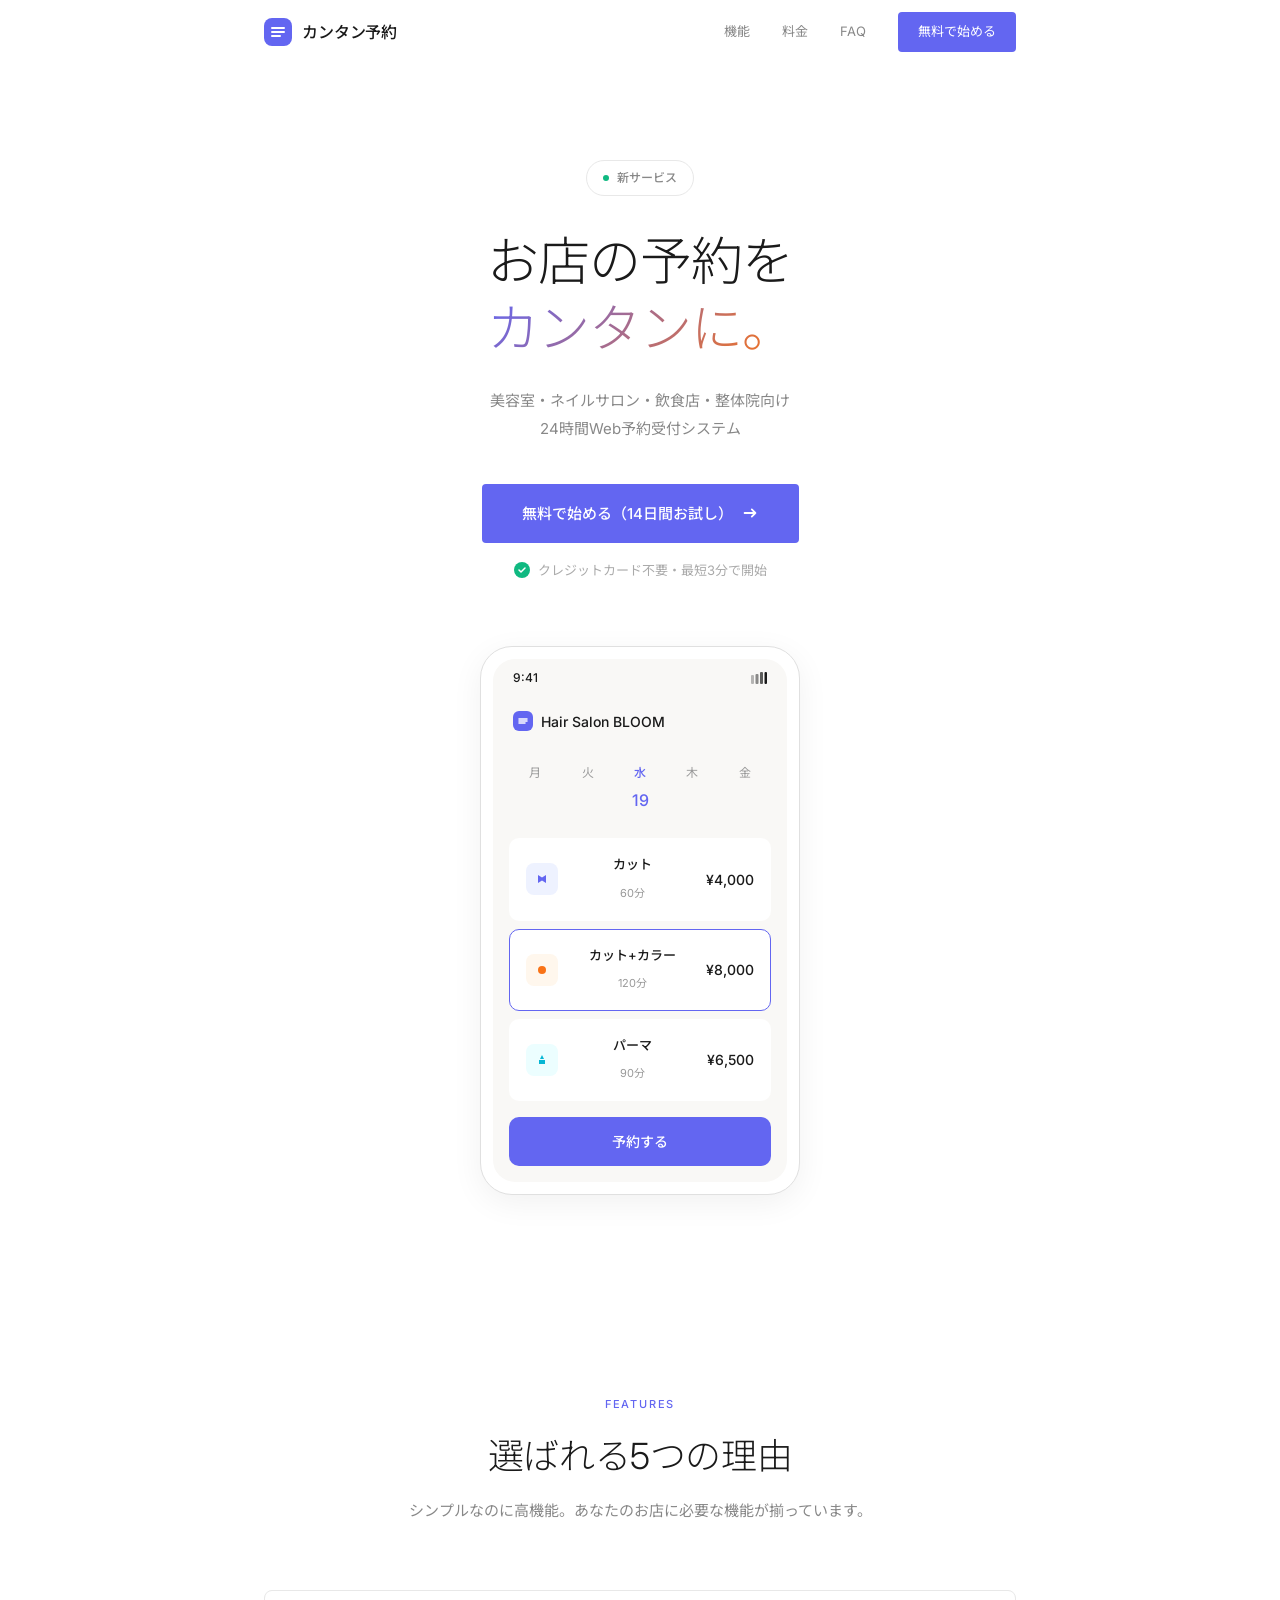
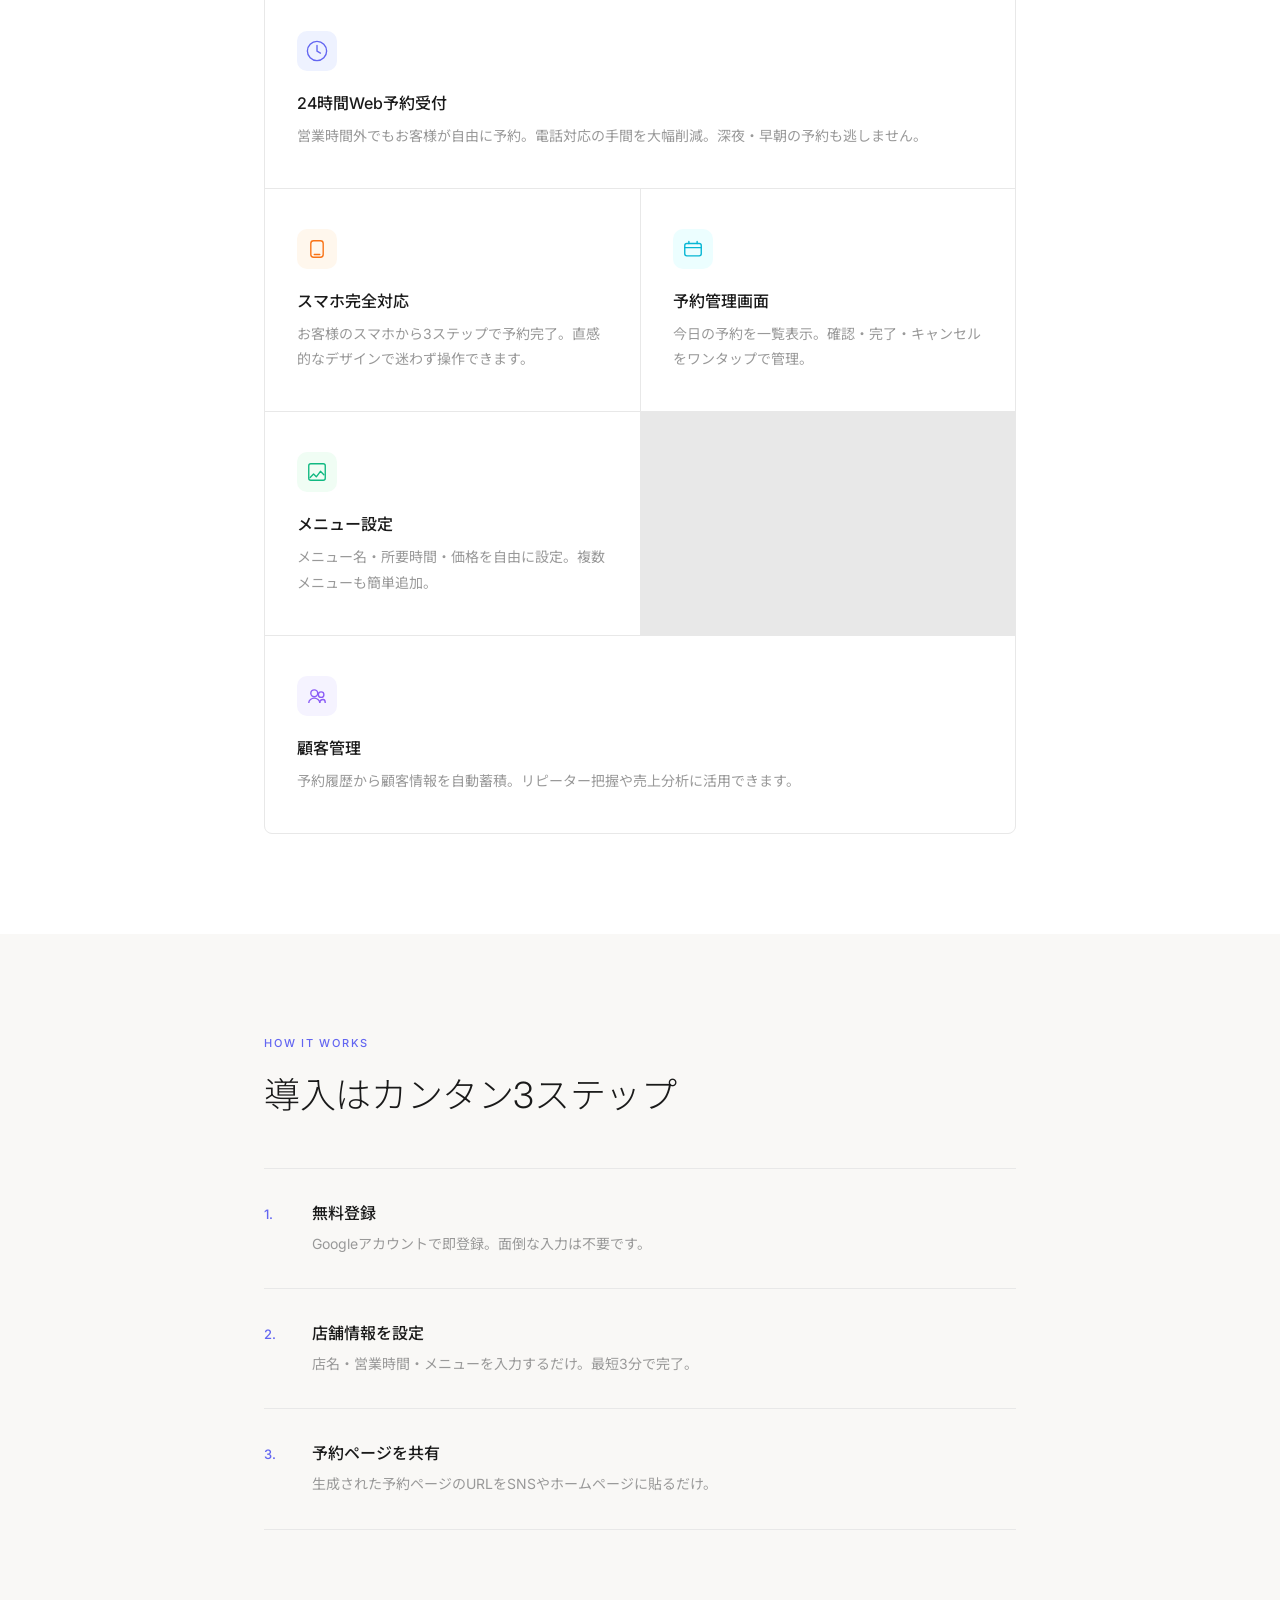
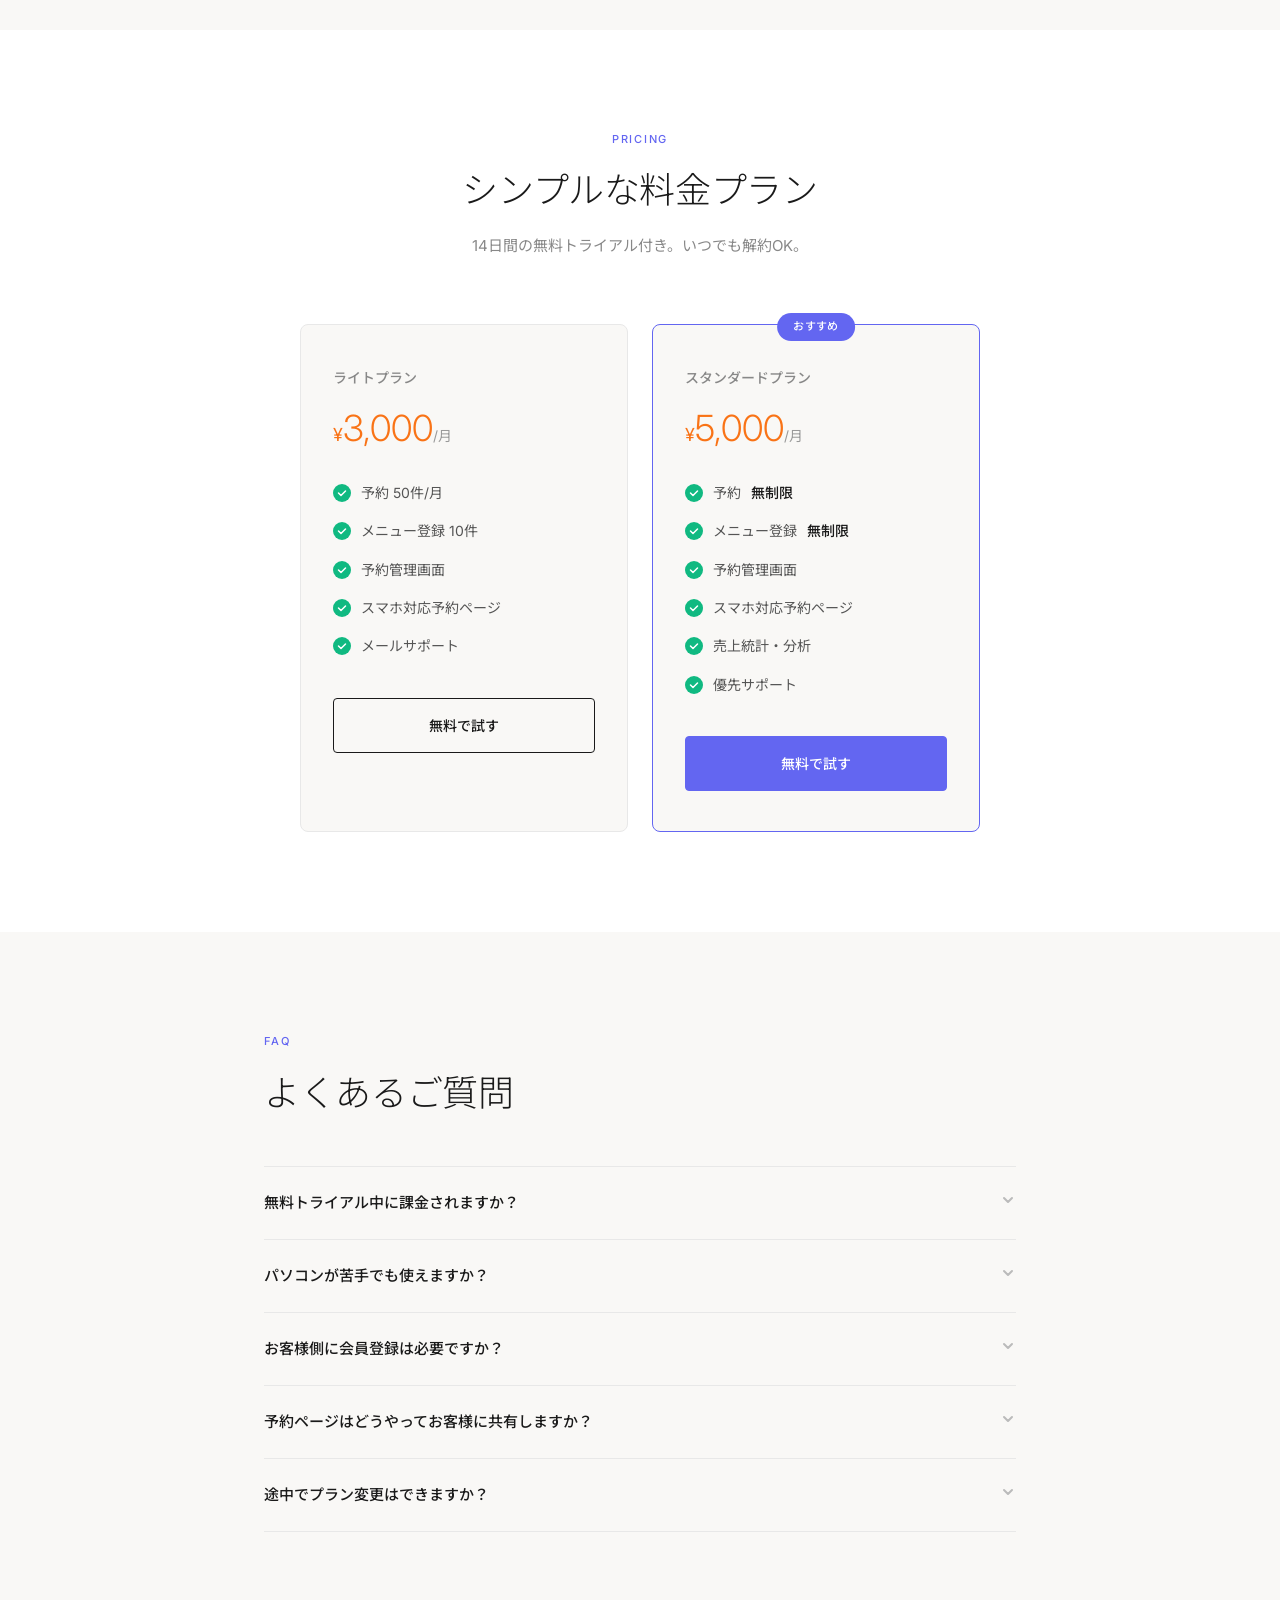
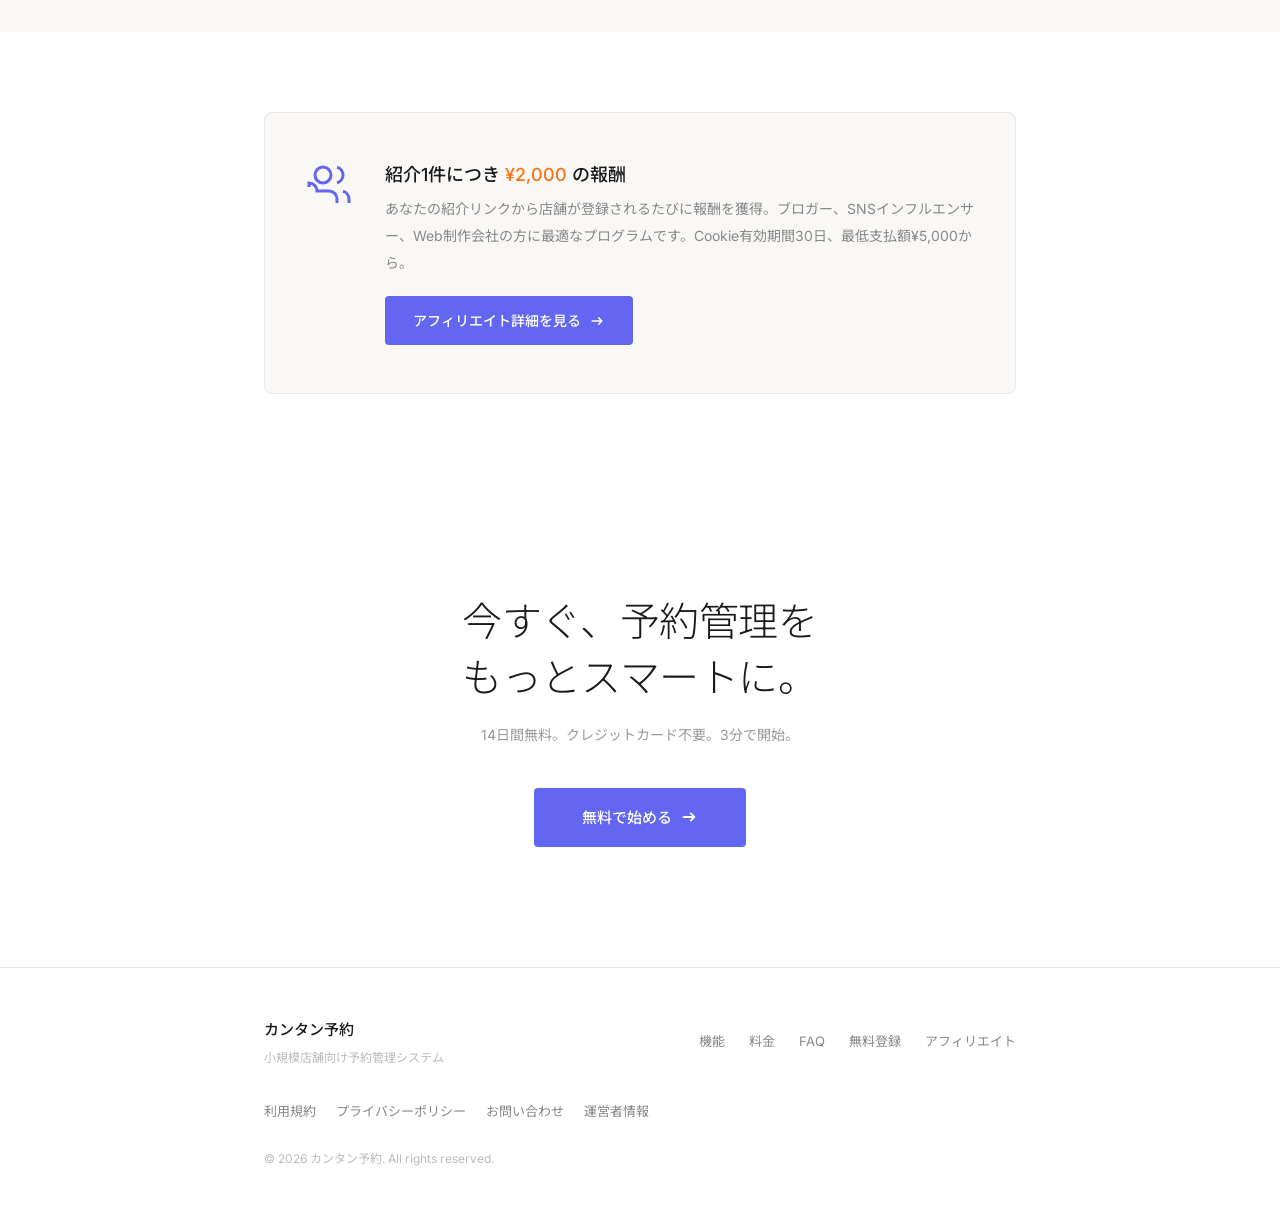
<file: index.html>
<!DOCTYPE html>
<html lang="ja">
<head>
  <meta charset="UTF-8">
  <meta name="viewport" content="width=device-width, initial-scale=1.0">
  <title>カンタン予約 - お店の予約をカンタンに。| 予約システム 無料お試し</title>
  <meta name="description" content="美容室・ネイルサロン・飲食店・整体院向けの予約管理システム。24時間Web予約受付、スマホ対応、14日間無料お試し。予約システム 無料で導入、ネット予約 導入がカンタンに。">
  <meta name="keywords" content="予約システム 無料, 予約管理 美容室, ネット予約 導入, オンライン予約, 予約システム 小規模, サロン予約, 飲食店予約">
  <meta name="robots" content="index, follow">
  <link rel="canonical" href="https://richend0913.github.io/yoyaku-system/">
  <link rel="preconnect" href="https://fonts.googleapis.com">
  <link rel="preconnect" href="https://fonts.gstatic.com" crossorigin>
  <link href="https://fonts.googleapis.com/css2?family=Inter:wght@300;400;500;600&family=Noto+Sans+JP:wght@300;400;500;600&display=swap" rel="stylesheet">
  <script async src="https://pagead2.googlesyndication.com/pagead/js/adsbygoogle.js?client=ca-pub-6327505164684489" crossorigin="anonymous"></script>
  <style>
    /* ============================================
       MINIMAL LUXURY LANDING PAGE
       Clean editorial aesthetic
       ============================================ */

    *, *::before, *::after {
      box-sizing: border-box;
      margin: 0;
      padding: 0;
    }

    html { scroll-behavior: smooth; }

    body {
      font-family: 'Inter', 'Noto Sans JP', -apple-system, BlinkMacSystemFont, sans-serif;
      color: #1a1a1a;
      background: #ffffff;
      line-height: 1.8;
      -webkit-font-smoothing: antialiased;
      -moz-osx-font-smoothing: grayscale;
    }

    /* --- Fade in --- */
    .fade-in-element {
      opacity: 0;
      transition: opacity 0.6s ease;
    }
    .fade-in-element.is-visible {
      opacity: 1;
    }

    /* --- Container --- */
    .lp-container {
      max-width: 800px;
      margin: 0 auto;
      padding: 0 24px;
    }

    /* --- Section label --- */
    .lp-label {
      font-size: 11px;
      font-weight: 500;
      letter-spacing: 0.16em;
      text-transform: uppercase;
      color: #6366f1;
      margin-bottom: 16px;
    }

    /* --- Section title --- */
    .lp-title {
      font-size: clamp(24px, 4vw, 36px);
      font-weight: 300;
      line-height: 1.4;
      letter-spacing: -0.01em;
      color: #1a1a1a;
      margin-bottom: 16px;
    }

    .lp-subtitle {
      font-size: 15px;
      color: #888;
      line-height: 1.9;
      max-width: 560px;
    }

    /* ============ HEADER ============ */
    .lp-header {
      position: fixed;
      top: 0;
      left: 0;
      right: 0;
      z-index: 100;
      background: rgba(255, 255, 255, 0.9);
      backdrop-filter: blur(12px);
      -webkit-backdrop-filter: blur(12px);
      border-bottom: 1px solid transparent;
      transition: border-color 0.3s ease;
    }
    .lp-header.scrolled {
      border-bottom-color: #e8e8e8;
    }
    .lp-header-inner {
      max-width: 800px;
      margin: 0 auto;
      padding: 0 24px;
      display: flex;
      align-items: center;
      justify-content: space-between;
      height: 64px;
    }
    .lp-logo {
      display: flex;
      align-items: center;
      gap: 10px;
      text-decoration: none;
      color: #1a1a1a;
    }
    .lp-logo-icon {
      width: 28px;
      height: 28px;
    }
    .lp-logo-text {
      font-size: 16px;
      font-weight: 500;
      letter-spacing: -0.01em;
    }
    .lp-nav {
      display: flex;
      align-items: center;
      gap: 32px;
    }
    .lp-nav a {
      font-size: 13px;
      font-weight: 400;
      color: #888;
      text-decoration: none;
      transition: color 0.2s ease;
    }
    .lp-nav a:hover {
      color: #1a1a1a;
    }
    .lp-nav-cta {
      display: inline-block;
      padding: 8px 20px;
      background: #6366f1;
      border: none;
      border-radius: 4px;
      color: #ffffff !important;
      font-size: 13px;
      font-weight: 500;
      text-decoration: none;
      transition: opacity 0.2s ease;
    }
    .lp-nav-cta:hover {
      opacity: 0.85;
      color: #ffffff !important;
    }

    /* Mobile menu */
    .lp-mobile-btn {
      display: none;
      flex-direction: column;
      gap: 5px;
      background: none;
      border: none;
      cursor: pointer;
      padding: 4px;
    }
    .lp-mobile-btn span {
      display: block;
      width: 20px;
      height: 1.5px;
      background: #1a1a1a;
      transition: all 0.3s ease;
    }
    .lp-mobile-btn.active span:nth-child(1) {
      transform: rotate(45deg) translate(4px, 4px);
    }
    .lp-mobile-btn.active span:nth-child(2) {
      opacity: 0;
    }
    .lp-mobile-btn.active span:nth-child(3) {
      transform: rotate(-45deg) translate(4px, -4px);
    }
    .lp-mobile-nav {
      display: none;
      position: absolute;
      top: 64px;
      left: 0;
      right: 0;
      background: #ffffff;
      border-bottom: 1px solid #e8e8e8;
      padding: 24px;
    }
    .lp-mobile-nav.open {
      display: flex;
      flex-direction: column;
      gap: 20px;
      align-items: center;
    }
    .lp-mobile-nav a {
      font-size: 14px;
      color: #888;
      text-decoration: none;
    }

    /* ============ HERO ============ */
    .lp-hero {
      padding: 160px 0 100px;
      text-align: center;
      background: #ffffff;
    }
    .lp-hero-badge {
      display: inline-flex;
      align-items: center;
      gap: 8px;
      padding: 6px 16px;
      border: 1px solid #e8e8e8;
      border-radius: 20px;
      font-size: 12px;
      font-weight: 500;
      color: #888;
      margin-bottom: 32px;
    }
    .lp-hero-badge-dot {
      width: 6px;
      height: 6px;
      border-radius: 50%;
      background: #10b981;
    }
    .lp-hero h1 {
      font-size: clamp(32px, 5vw, 52px);
      font-weight: 300;
      line-height: 1.3;
      letter-spacing: -0.02em;
      color: #1a1a1a;
      margin-bottom: 24px;
    }
    .lp-hero-gradient {
      background: linear-gradient(135deg, #6366f1, #f97316);
      -webkit-background-clip: text;
      -webkit-text-fill-color: transparent;
      background-clip: text;
    }
    .lp-hero-sub {
      font-size: 15px;
      color: #888;
      line-height: 1.9;
      max-width: 480px;
      margin: 0 auto 40px;
    }
    .lp-hero-cta {
      display: inline-flex;
      align-items: center;
      gap: 8px;
      padding: 16px 40px;
      background: #6366f1;
      border: none;
      border-radius: 4px;
      color: #ffffff;
      font-size: 15px;
      font-weight: 500;
      font-family: inherit;
      text-decoration: none;
      transition: opacity 0.2s ease;
    }
    .lp-hero-cta:hover {
      opacity: 0.85;
    }
    .lp-hero-note {
      display: flex;
      align-items: center;
      justify-content: center;
      gap: 8px;
      margin-top: 16px;
      font-size: 13px;
      color: #aaa;
    }
    .lp-hero-note svg {
      flex-shrink: 0;
    }

    /* ============ PHONE MOCKUP ============ */
    .lp-phone-wrap {
      margin: 64px auto 0;
      max-width: 320px;
    }
    .lp-phone {
      background: #ffffff;
      border: 1px solid #e0e0e0;
      border-radius: 32px;
      padding: 12px;
      box-shadow: 0 8px 32px rgba(0, 0, 0, 0.06);
    }
    .lp-phone-screen {
      background: #f9f8f6;
      border-radius: 22px;
      overflow: hidden;
      padding: 0;
    }
    .lp-phone-status {
      display: flex;
      justify-content: space-between;
      align-items: center;
      padding: 8px 20px;
      font-size: 12px;
      font-weight: 500;
      color: #1a1a1a;
    }
    .lp-phone-header {
      display: flex;
      align-items: center;
      gap: 8px;
      padding: 12px 20px;
      font-size: 14px;
      font-weight: 500;
      color: #1a1a1a;
    }
    .lp-phone-dates {
      display: flex;
      gap: 0;
      padding: 8px 16px;
    }
    .lp-phone-date {
      flex: 1;
      text-align: center;
      font-size: 12px;
      color: #999;
      padding: 8px 0;
    }
    .lp-phone-date.active {
      color: #6366f1;
      font-weight: 500;
    }
    .lp-phone-date span {
      display: block;
      font-size: 16px;
      margin-top: 2px;
    }
    .lp-phone-menu {
      padding: 8px 16px 16px;
      display: flex;
      flex-direction: column;
      gap: 8px;
    }
    .lp-phone-item {
      display: flex;
      align-items: center;
      gap: 12px;
      background: #ffffff;
      border-radius: 10px;
      padding: 14px 16px;
      border: 1px solid transparent;
    }
    .lp-phone-item.selected {
      border-color: #6366f1;
    }
    .lp-phone-icon {
      width: 32px;
      height: 32px;
      border-radius: 8px;
      display: flex;
      align-items: center;
      justify-content: center;
      flex-shrink: 0;
    }
    .lp-phone-info {
      flex: 1;
    }
    .lp-phone-info strong {
      display: block;
      font-size: 13px;
      font-weight: 500;
      color: #1a1a1a;
    }
    .lp-phone-info span {
      font-size: 11px;
      color: #999;
    }
    .lp-phone-price {
      font-size: 14px;
      font-weight: 500;
      color: #1a1a1a;
    }
    .lp-phone-btn {
      margin: 0 16px 16px;
      padding: 12px;
      background: #6366f1;
      border-radius: 10px;
      text-align: center;
      color: #ffffff;
      font-size: 14px;
      font-weight: 500;
    }

    /* ============ FEATURES ============ */
    .lp-features {
      padding: 100px 0;
      background: #ffffff;
    }
    .lp-features-header {
      text-align: center;
      margin-bottom: 64px;
    }
    .lp-features-header .lp-subtitle {
      margin: 0 auto;
    }
    .lp-feature-grid {
      display: grid;
      grid-template-columns: 1fr 1fr;
      gap: 1px;
      background: #e8e8e8;
      border: 1px solid #e8e8e8;
      border-radius: 8px;
      overflow: hidden;
    }
    .lp-feature-card {
      background: #ffffff;
      padding: 40px 32px;
    }
    .lp-feature-card.wide {
      grid-column: span 2;
    }
    .lp-feature-icon {
      width: 40px;
      height: 40px;
      border-radius: 10px;
      display: flex;
      align-items: center;
      justify-content: center;
      margin-bottom: 20px;
    }
    .lp-feature-icon--indigo { background: #eef2ff; color: #6366f1; }
    .lp-feature-icon--coral { background: #fff7ed; color: #f97316; }
    .lp-feature-icon--cyan { background: #ecfeff; color: #06b6d4; }
    .lp-feature-icon--green { background: #f0fdf4; color: #10b981; }
    .lp-feature-icon--violet { background: #f5f3ff; color: #8b5cf6; }
    .lp-feature-card h3 {
      font-size: 16px;
      font-weight: 500;
      color: #1a1a1a;
      margin-bottom: 8px;
      line-height: 1.5;
    }
    .lp-feature-card p {
      font-size: 14px;
      color: #999;
      line-height: 1.8;
    }

    /* ============ HOW IT WORKS ============ */
    .lp-steps {
      padding: 100px 0;
      background: #f9f8f6;
    }
    .lp-steps-header {
      margin-bottom: 48px;
    }
    .lp-step {
      display: flex;
      gap: 24px;
      padding: 32px 0;
      border-top: 1px solid #e8e8e8;
      align-items: baseline;
    }
    .lp-step:last-child {
      border-bottom: 1px solid #e8e8e8;
    }
    .lp-step-num {
      font-size: 13px;
      font-weight: 500;
      color: #6366f1;
      flex-shrink: 0;
      width: 24px;
    }
    .lp-step-content {
      flex: 1;
    }
    .lp-step-title {
      font-size: 16px;
      font-weight: 500;
      color: #1a1a1a;
      margin-bottom: 6px;
      line-height: 1.5;
    }
    .lp-step-desc {
      font-size: 14px;
      color: #999;
      line-height: 1.8;
    }

    /* ============ PRICING ============ */
    .lp-pricing {
      padding: 100px 0;
      background: #ffffff;
    }
    .lp-pricing-header {
      text-align: center;
      margin-bottom: 64px;
    }
    .lp-pricing-header .lp-subtitle {
      margin: 0 auto;
    }
    .lp-pricing-grid {
      display: grid;
      grid-template-columns: 1fr 1fr;
      gap: 24px;
      max-width: 680px;
      margin: 0 auto;
    }
    .lp-pricing-card {
      background: #f9f8f6;
      border: 1px solid #e8e8e8;
      border-radius: 8px;
      padding: 40px 32px;
      position: relative;
    }
    .lp-pricing-card--popular {
      border-color: #6366f1;
    }
    .lp-pricing-badge {
      position: absolute;
      top: -12px;
      left: 50%;
      transform: translateX(-50%);
      background: #6366f1;
      color: #ffffff;
      font-size: 11px;
      font-weight: 500;
      padding: 4px 16px;
      border-radius: 20px;
      letter-spacing: 0.04em;
    }
    .lp-pricing-name {
      font-size: 14px;
      font-weight: 500;
      color: #888;
      margin-bottom: 16px;
    }
    .lp-pricing-price {
      font-size: 36px;
      font-weight: 300;
      color: #f97316;
      margin-bottom: 24px;
      line-height: 1.2;
    }
    .lp-pricing-currency {
      font-size: 18px;
      font-weight: 400;
    }
    .lp-pricing-period {
      font-size: 14px;
      font-weight: 400;
      color: #999;
    }
    .lp-pricing-features {
      list-style: none;
      margin-bottom: 32px;
    }
    .lp-pricing-features li {
      display: flex;
      align-items: center;
      gap: 10px;
      padding: 8px 0;
      font-size: 14px;
      color: #555;
      line-height: 1.6;
    }
    .lp-pricing-features li svg {
      flex-shrink: 0;
    }
    .lp-pricing-features li strong {
      font-weight: 500;
      color: #1a1a1a;
    }
    .lp-pricing-btn {
      display: block;
      width: 100%;
      padding: 14px;
      border-radius: 4px;
      font-size: 14px;
      font-weight: 500;
      font-family: inherit;
      text-align: center;
      text-decoration: none;
      cursor: pointer;
      transition: opacity 0.2s ease;
    }
    .lp-pricing-btn:hover {
      opacity: 0.85;
    }
    .lp-pricing-btn--outline {
      background: transparent;
      border: 1px solid #1a1a1a;
      color: #1a1a1a;
    }
    .lp-pricing-btn--solid {
      background: #6366f1;
      border: 1px solid #6366f1;
      color: #ffffff;
    }

    /* ============ FAQ ============ */
    .lp-faq {
      padding: 100px 0;
      background: #f9f8f6;
    }
    .lp-faq-header {
      margin-bottom: 48px;
    }
    .lp-faq-item {
      border-top: 1px solid #e8e8e8;
    }
    .lp-faq-item:last-child {
      border-bottom: 1px solid #e8e8e8;
    }
    .lp-faq-question {
      display: flex;
      align-items: center;
      justify-content: space-between;
      width: 100%;
      padding: 24px 0;
      background: none;
      border: none;
      font-size: 15px;
      font-weight: 500;
      color: #1a1a1a;
      cursor: pointer;
      font-family: inherit;
      text-align: left;
      line-height: 1.6;
    }
    .lp-faq-toggle {
      flex-shrink: 0;
      transition: transform 0.3s ease;
      color: #bbb;
    }
    .lp-faq-item.open .lp-faq-toggle {
      transform: rotate(180deg);
    }
    .lp-faq-answer {
      max-height: 0;
      overflow: hidden;
      transition: max-height 0.3s ease;
    }
    .lp-faq-item.open .lp-faq-answer {
      max-height: 300px;
    }
    .lp-faq-answer p {
      padding: 0 0 24px;
      font-size: 14px;
      color: #888;
      line-height: 1.9;
    }

    /* ============ AFFILIATE ============ */
    .lp-affiliate {
      padding: 80px 0;
      background: #ffffff;
    }
    .lp-affiliate-card {
      background: #f9f8f6;
      border: 1px solid #e8e8e8;
      border-radius: 8px;
      padding: 48px 40px;
      display: flex;
      gap: 32px;
      align-items: flex-start;
    }
    .lp-affiliate-icon {
      flex-shrink: 0;
      width: 48px;
      height: 48px;
      color: #6366f1;
    }
    .lp-affiliate-content h3 {
      font-size: 18px;
      font-weight: 500;
      color: #1a1a1a;
      margin-bottom: 8px;
      line-height: 1.5;
    }
    .lp-affiliate-content h3 span {
      color: #f97316;
    }
    .lp-affiliate-content p {
      font-size: 14px;
      color: #888;
      line-height: 1.9;
      margin-bottom: 20px;
    }
    .lp-affiliate-btn {
      display: inline-flex;
      align-items: center;
      gap: 8px;
      padding: 12px 28px;
      background: #6366f1;
      border: none;
      border-radius: 4px;
      color: #ffffff;
      font-size: 14px;
      font-weight: 500;
      font-family: inherit;
      text-decoration: none;
      transition: opacity 0.2s ease;
    }
    .lp-affiliate-btn:hover {
      opacity: 0.85;
    }

    /* ============ FINAL CTA ============ */
    .lp-cta {
      padding: 120px 0;
      text-align: center;
      background: #ffffff;
    }
    .lp-cta h2 {
      font-size: clamp(24px, 4vw, 40px);
      font-weight: 300;
      color: #1a1a1a;
      margin-bottom: 16px;
      letter-spacing: -0.01em;
      line-height: 1.4;
    }
    .lp-cta-sub {
      font-size: 14px;
      color: #999;
      margin-bottom: 40px;
    }
    .lp-cta-btn {
      display: inline-flex;
      align-items: center;
      gap: 8px;
      padding: 16px 48px;
      background: #6366f1;
      border: none;
      border-radius: 4px;
      color: #ffffff;
      font-size: 15px;
      font-weight: 500;
      font-family: inherit;
      text-decoration: none;
      transition: opacity 0.2s ease;
    }
    .lp-cta-btn:hover {
      opacity: 0.85;
    }

    /* ============ FOOTER ============ */
    .lp-footer {
      padding: 48px 0;
      border-top: 1px solid #e8e8e8;
      background: #ffffff;
    }
    .lp-footer-inner {
      display: flex;
      align-items: center;
      justify-content: space-between;
      margin-bottom: 32px;
      flex-wrap: wrap;
      gap: 16px;
    }
    .lp-footer-brand {
      font-size: 15px;
      font-weight: 500;
      color: #1a1a1a;
    }
    .lp-footer-brand p {
      font-size: 12px;
      color: #bbb;
      font-weight: 400;
      margin-top: 4px;
    }
    .lp-footer-links {
      display: flex;
      gap: 24px;
    }
    .lp-footer-links a {
      font-size: 13px;
      color: #888;
      text-decoration: none;
      transition: color 0.2s ease;
    }
    .lp-footer-links a:hover {
      color: #1a1a1a;
    }
    .lp-footer-bottom {
      font-size: 12px;
      color: #bbb;
    }

    /* ============ CHECK ICON (reusable) ============ */
    .lp-check-icon {
      width: 18px;
      height: 18px;
    }

    /* ============ RESPONSIVE ============ */
    @media (max-width: 768px) {
      .lp-nav {
        display: none;
      }
      .lp-mobile-btn {
        display: flex;
      }
      .lp-hero {
        padding: 120px 0 60px;
      }
      .lp-feature-grid {
        grid-template-columns: 1fr;
      }
      .lp-feature-card.wide {
        grid-column: span 1;
      }
      .lp-pricing-grid {
        grid-template-columns: 1fr;
      }
      .lp-affiliate-card {
        flex-direction: column;
        padding: 32px 24px;
      }
      .lp-footer-inner {
        flex-direction: column;
        align-items: flex-start;
      }
      .lp-footer-links {
        flex-wrap: wrap;
        gap: 16px;
      }
      .lp-features,
      .lp-steps,
      .lp-pricing,
      .lp-faq {
        padding: 60px 0;
      }
      .lp-cta {
        padding: 80px 0;
      }
    }

    @media (max-width: 480px) {
      .lp-phone-wrap {
        max-width: 280px;
      }
    }
  </style>
</head>
<body>

  <!-- Header -->
  <header class="lp-header" id="lpHeader">
    <div class="lp-header-inner">
      <a href="#" class="lp-logo">
        <svg class="lp-logo-icon" width="28" height="28" viewBox="0 0 28 28" fill="none">
          <rect width="28" height="28" rx="8" fill="#6366f1"/>
          <path d="M8 10h12M8 14h12M8 18h8" stroke="white" stroke-width="2" stroke-linecap="round"/>
        </svg>
        <span class="lp-logo-text">カンタン予約</span>
      </a>
      <nav class="lp-nav">
        <a href="#features">機能</a>
        <a href="#pricing">料金</a>
        <a href="#faq">FAQ</a>
        <a href="register.html" class="lp-nav-cta">無料で始める</a>
      </nav>
      <button class="lp-mobile-btn" id="mobileMenuBtn" aria-label="メニュー">
        <span></span><span></span><span></span>
      </button>
    </div>
    <div class="lp-mobile-nav" id="mobileNav">
      <a href="#features">機能</a>
      <a href="#pricing">料金</a>
      <a href="#faq">FAQ</a>
      <a href="register.html" class="lp-nav-cta">無料で始める</a>
    </div>
  </header>

  <!-- Hero -->
  <section class="lp-hero">
    <div class="lp-container fade-in-element">
      <div class="lp-hero-badge">
        <span class="lp-hero-badge-dot"></span>
        新サービス
      </div>
      <h1>
        お店の予約を<br>
        <span class="lp-hero-gradient">カンタンに。</span>
      </h1>
      <p class="lp-hero-sub">美容室・ネイルサロン・飲食店・整体院向け<br>24時間Web予約受付システム</p>
      <a href="register.html" class="lp-hero-cta">
        無料で始める（14日間お試し）
        <svg width="18" height="18" viewBox="0 0 20 20" fill="none"><path d="M4 10h12m0 0l-4-4m4 4l-4 4" stroke="currentColor" stroke-width="2" stroke-linecap="round" stroke-linejoin="round"/></svg>
      </a>
      <p class="lp-hero-note">
        <svg width="16" height="16" viewBox="0 0 16 16" fill="none"><circle cx="8" cy="8" r="8" fill="#10b981"/><path d="M5 8l2 2 4-4" stroke="white" stroke-width="1.5" stroke-linecap="round" stroke-linejoin="round"/></svg>
        クレジットカード不要・最短3分で開始
      </p>

      <!-- Phone Mockup -->
      <div class="lp-phone-wrap">
        <div class="lp-phone">
          <div class="lp-phone-screen">
            <div class="lp-phone-status">
              <span>9:41</span>
              <svg width="16" height="12" viewBox="0 0 16 12" fill="#1a1a1a"><rect x="0" y="3" width="3" height="9" rx="1" opacity=".3"/><rect x="4.5" y="2" width="3" height="10" rx="1" opacity=".5"/><rect x="9" y="0" width="3" height="12" rx="1" opacity=".7"/><rect x="13.5" y="0" width="2.5" height="12" rx="1"/></svg>
            </div>
            <div class="lp-phone-header">
              <svg width="20" height="20" viewBox="0 0 20 20" fill="none"><rect width="20" height="20" rx="6" fill="#6366f1"/><path d="M6 8h8M6 10h8M6 12h6" stroke="white" stroke-width="1.5" stroke-linecap="round"/></svg>
              <span>Hair Salon BLOOM</span>
            </div>
            <div class="lp-phone-dates">
              <div class="lp-phone-date">月</div>
              <div class="lp-phone-date">火</div>
              <div class="lp-phone-date active">水<span>19</span></div>
              <div class="lp-phone-date">木</div>
              <div class="lp-phone-date">金</div>
            </div>
            <div class="lp-phone-menu">
              <div class="lp-phone-item">
                <div class="lp-phone-icon" style="background: #eef2ff;">
                  <svg width="16" height="16" viewBox="0 0 16 16" fill="#6366f1"><path d="M4 12V4l4 2.5L12 4v8l-4-2.5L4 12z"/></svg>
                </div>
                <div class="lp-phone-info">
                  <strong>カット</strong>
                  <span>60分</span>
                </div>
                <div class="lp-phone-price">¥4,000</div>
              </div>
              <div class="lp-phone-item selected">
                <div class="lp-phone-icon" style="background: #fff7ed;">
                  <svg width="16" height="16" viewBox="0 0 16 16" fill="#f97316"><circle cx="8" cy="8" r="4"/></svg>
                </div>
                <div class="lp-phone-info">
                  <strong>カット+カラー</strong>
                  <span>120分</span>
                </div>
                <div class="lp-phone-price">¥8,000</div>
              </div>
              <div class="lp-phone-item">
                <div class="lp-phone-icon" style="background: #ecfeff;">
                  <svg width="16" height="16" viewBox="0 0 16 16" fill="#06b6d4"><path d="M8 3l2 4h-4l2-4zm-3 5h6v4H5V8z"/></svg>
                </div>
                <div class="lp-phone-info">
                  <strong>パーマ</strong>
                  <span>90分</span>
                </div>
                <div class="lp-phone-price">¥6,500</div>
              </div>
            </div>
            <div class="lp-phone-btn">予約する</div>
          </div>
        </div>
      </div>
    </div>
  </section>

  <!-- Features -->
  <section class="lp-features" id="features">
    <div class="lp-container">
      <div class="lp-features-header fade-in-element">
        <p class="lp-label">Features</p>
        <h2 class="lp-title">選ばれる5つの理由</h2>
        <p class="lp-subtitle">シンプルなのに高機能。あなたのお店に必要な機能が揃っています。</p>
      </div>
      <div class="lp-feature-grid">
        <div class="lp-feature-card wide fade-in-element">
          <div class="lp-feature-icon lp-feature-icon--indigo">
            <svg width="22" height="22" viewBox="0 0 32 32" fill="none"><circle cx="16" cy="16" r="14" stroke="currentColor" stroke-width="2"/><path d="M16 8v8l5 3" stroke="currentColor" stroke-width="2" stroke-linecap="round"/></svg>
          </div>
          <h3>24時間Web予約受付</h3>
          <p>営業時間外でもお客様が自由に予約。電話対応の手間を大幅削減。深夜・早朝の予約も逃しません。</p>
        </div>
        <div class="lp-feature-card fade-in-element">
          <div class="lp-feature-icon lp-feature-icon--coral">
            <svg width="22" height="22" viewBox="0 0 32 32" fill="none"><rect x="7" y="4" width="18" height="24" rx="4" stroke="currentColor" stroke-width="2"/><line x1="12" y1="24" x2="20" y2="24" stroke="currentColor" stroke-width="2" stroke-linecap="round"/></svg>
          </div>
          <h3>スマホ完全対応</h3>
          <p>お客様のスマホから3ステップで予約完了。直感的なデザインで迷わず操作できます。</p>
        </div>
        <div class="lp-feature-card fade-in-element">
          <div class="lp-feature-icon lp-feature-icon--cyan">
            <svg width="22" height="22" viewBox="0 0 32 32" fill="none"><rect x="4" y="8" width="24" height="18" rx="3" stroke="currentColor" stroke-width="2"/><path d="M4 14h24M10 8V5M22 8V5" stroke="currentColor" stroke-width="2" stroke-linecap="round"/></svg>
          </div>
          <h3>予約管理画面</h3>
          <p>今日の予約を一覧表示。確認・完了・キャンセルをワンタップで管理。</p>
        </div>
        <div class="lp-feature-card fade-in-element">
          <div class="lp-feature-icon lp-feature-icon--green">
            <svg width="22" height="22" viewBox="0 0 32 32" fill="none"><path d="M6 24l5-5 4 4 6-8 5 5" stroke="currentColor" stroke-width="2" stroke-linecap="round" stroke-linejoin="round"/><rect x="4" y="4" width="24" height="24" rx="3" stroke="currentColor" stroke-width="2"/></svg>
          </div>
          <h3>メニュー設定</h3>
          <p>メニュー名・所要時間・価格を自由に設定。複数メニューも簡単追加。</p>
        </div>
        <div class="lp-feature-card wide fade-in-element">
          <div class="lp-feature-icon lp-feature-icon--violet">
            <svg width="22" height="22" viewBox="0 0 32 32" fill="none"><circle cx="12" cy="12" r="5" stroke="currentColor" stroke-width="2"/><circle cx="22" cy="14" r="4" stroke="currentColor" stroke-width="2"/><path d="M4 26c0-4 4-7 8-7s8 3 8 7" stroke="currentColor" stroke-width="2"/><path d="M20 26c0-3 2-5 5-5s3 2 3 5" stroke="currentColor" stroke-width="2"/></svg>
          </div>
          <h3>顧客管理</h3>
          <p>予約履歴から顧客情報を自動蓄積。リピーター把握や売上分析に活用できます。</p>
        </div>
      </div>
    </div>
  </section>

  <!-- How it works -->
  <section class="lp-steps">
    <div class="lp-container">
      <div class="lp-steps-header fade-in-element">
        <p class="lp-label">How it works</p>
        <h2 class="lp-title">導入はカンタン3ステップ</h2>
      </div>
      <div class="fade-in-element">
        <div class="lp-step">
          <span class="lp-step-num">1.</span>
          <div class="lp-step-content">
            <p class="lp-step-title">無料登録</p>
            <p class="lp-step-desc">Googleアカウントで即登録。面倒な入力は不要です。</p>
          </div>
        </div>
        <div class="lp-step">
          <span class="lp-step-num">2.</span>
          <div class="lp-step-content">
            <p class="lp-step-title">店舗情報を設定</p>
            <p class="lp-step-desc">店名・営業時間・メニューを入力するだけ。最短3分で完了。</p>
          </div>
        </div>
        <div class="lp-step">
          <span class="lp-step-num">3.</span>
          <div class="lp-step-content">
            <p class="lp-step-title">予約ページを共有</p>
            <p class="lp-step-desc">生成された予約ページのURLをSNSやホームページに貼るだけ。</p>
          </div>
        </div>
      </div>
    </div>
  </section>

  <!-- Pricing -->
  <section class="lp-pricing" id="pricing">
    <div class="lp-container">
      <div class="lp-pricing-header fade-in-element">
        <p class="lp-label">Pricing</p>
        <h2 class="lp-title">シンプルな料金プラン</h2>
        <p class="lp-subtitle">14日間の無料トライアル付き。いつでも解約OK。</p>
      </div>
      <div class="lp-pricing-grid fade-in-element">
        <div class="lp-pricing-card">
          <div class="lp-pricing-name">ライトプラン</div>
          <div class="lp-pricing-price"><span class="lp-pricing-currency">¥</span>3,000<span class="lp-pricing-period">/月</span></div>
          <ul class="lp-pricing-features">
            <li>
              <svg class="lp-check-icon" viewBox="0 0 18 18" fill="none"><circle cx="9" cy="9" r="9" fill="#10b981"/><path d="M5.5 9l2.5 2.5 4.5-4.5" stroke="white" stroke-width="1.5" stroke-linecap="round" stroke-linejoin="round"/></svg>
              予約 50件/月
            </li>
            <li>
              <svg class="lp-check-icon" viewBox="0 0 18 18" fill="none"><circle cx="9" cy="9" r="9" fill="#10b981"/><path d="M5.5 9l2.5 2.5 4.5-4.5" stroke="white" stroke-width="1.5" stroke-linecap="round" stroke-linejoin="round"/></svg>
              メニュー登録 10件
            </li>
            <li>
              <svg class="lp-check-icon" viewBox="0 0 18 18" fill="none"><circle cx="9" cy="9" r="9" fill="#10b981"/><path d="M5.5 9l2.5 2.5 4.5-4.5" stroke="white" stroke-width="1.5" stroke-linecap="round" stroke-linejoin="round"/></svg>
              予約管理画面
            </li>
            <li>
              <svg class="lp-check-icon" viewBox="0 0 18 18" fill="none"><circle cx="9" cy="9" r="9" fill="#10b981"/><path d="M5.5 9l2.5 2.5 4.5-4.5" stroke="white" stroke-width="1.5" stroke-linecap="round" stroke-linejoin="round"/></svg>
              スマホ対応予約ページ
            </li>
            <li>
              <svg class="lp-check-icon" viewBox="0 0 18 18" fill="none"><circle cx="9" cy="9" r="9" fill="#10b981"/><path d="M5.5 9l2.5 2.5 4.5-4.5" stroke="white" stroke-width="1.5" stroke-linecap="round" stroke-linejoin="round"/></svg>
              メールサポート
            </li>
          </ul>
          <a href="register.html" class="lp-pricing-btn lp-pricing-btn--outline">無料で試す</a>
        </div>
        <div class="lp-pricing-card lp-pricing-card--popular">
          <div class="lp-pricing-badge">おすすめ</div>
          <div class="lp-pricing-name">スタンダードプラン</div>
          <div class="lp-pricing-price"><span class="lp-pricing-currency">¥</span>5,000<span class="lp-pricing-period">/月</span></div>
          <ul class="lp-pricing-features">
            <li>
              <svg class="lp-check-icon" viewBox="0 0 18 18" fill="none"><circle cx="9" cy="9" r="9" fill="#10b981"/><path d="M5.5 9l2.5 2.5 4.5-4.5" stroke="white" stroke-width="1.5" stroke-linecap="round" stroke-linejoin="round"/></svg>
              予約 <strong>無制限</strong>
            </li>
            <li>
              <svg class="lp-check-icon" viewBox="0 0 18 18" fill="none"><circle cx="9" cy="9" r="9" fill="#10b981"/><path d="M5.5 9l2.5 2.5 4.5-4.5" stroke="white" stroke-width="1.5" stroke-linecap="round" stroke-linejoin="round"/></svg>
              メニュー登録 <strong>無制限</strong>
            </li>
            <li>
              <svg class="lp-check-icon" viewBox="0 0 18 18" fill="none"><circle cx="9" cy="9" r="9" fill="#10b981"/><path d="M5.5 9l2.5 2.5 4.5-4.5" stroke="white" stroke-width="1.5" stroke-linecap="round" stroke-linejoin="round"/></svg>
              予約管理画面
            </li>
            <li>
              <svg class="lp-check-icon" viewBox="0 0 18 18" fill="none"><circle cx="9" cy="9" r="9" fill="#10b981"/><path d="M5.5 9l2.5 2.5 4.5-4.5" stroke="white" stroke-width="1.5" stroke-linecap="round" stroke-linejoin="round"/></svg>
              スマホ対応予約ページ
            </li>
            <li>
              <svg class="lp-check-icon" viewBox="0 0 18 18" fill="none"><circle cx="9" cy="9" r="9" fill="#10b981"/><path d="M5.5 9l2.5 2.5 4.5-4.5" stroke="white" stroke-width="1.5" stroke-linecap="round" stroke-linejoin="round"/></svg>
              売上統計・分析
            </li>
            <li>
              <svg class="lp-check-icon" viewBox="0 0 18 18" fill="none"><circle cx="9" cy="9" r="9" fill="#10b981"/><path d="M5.5 9l2.5 2.5 4.5-4.5" stroke="white" stroke-width="1.5" stroke-linecap="round" stroke-linejoin="round"/></svg>
              優先サポート
            </li>
          </ul>
          <a href="register.html" class="lp-pricing-btn lp-pricing-btn--solid">無料で試す</a>
        </div>
      </div>
    </div>
  </section>

  <!-- FAQ -->
  <section class="lp-faq" id="faq">
    <div class="lp-container">
      <div class="lp-faq-header fade-in-element">
        <p class="lp-label">FAQ</p>
        <h2 class="lp-title">よくあるご質問</h2>
      </div>
      <div class="fade-in-element">
        <div class="lp-faq-item">
          <button class="lp-faq-question" onclick="this.parentElement.classList.toggle('open')">
            無料トライアル中に課金されますか？
            <span class="lp-faq-toggle">
              <svg width="16" height="16" viewBox="0 0 16 16" fill="none"><path d="M4 6l4 4 4-4" stroke="currentColor" stroke-width="2" stroke-linecap="round" stroke-linejoin="round"/></svg>
            </span>
          </button>
          <div class="lp-faq-answer">
            <p>いいえ。14日間は完全無料でご利用いただけます。トライアル終了前にお知らせメールをお送りしますので、不要な場合はそのまま解約できます。クレジットカードの登録も不要です。</p>
          </div>
        </div>
        <div class="lp-faq-item">
          <button class="lp-faq-question" onclick="this.parentElement.classList.toggle('open')">
            パソコンが苦手でも使えますか？
            <span class="lp-faq-toggle">
              <svg width="16" height="16" viewBox="0 0 16 16" fill="none"><path d="M4 6l4 4 4-4" stroke="currentColor" stroke-width="2" stroke-linecap="round" stroke-linejoin="round"/></svg>
            </span>
          </button>
          <div class="lp-faq-answer">
            <p>はい、スマホだけで全ての操作が可能です。Googleアカウントで登録後、店舗情報を入力するだけ。複雑な設定は一切ありません。</p>
          </div>
        </div>
        <div class="lp-faq-item">
          <button class="lp-faq-question" onclick="this.parentElement.classList.toggle('open')">
            お客様側に会員登録は必要ですか？
            <span class="lp-faq-toggle">
              <svg width="16" height="16" viewBox="0 0 16 16" fill="none"><path d="M4 6l4 4 4-4" stroke="currentColor" stroke-width="2" stroke-linecap="round" stroke-linejoin="round"/></svg>
            </span>
          </button>
          <div class="lp-faq-answer">
            <p>不要です。お客様はお名前・電話番号・メールアドレスを入力するだけで予約できます。アプリのダウンロードも不要です。</p>
          </div>
        </div>
        <div class="lp-faq-item">
          <button class="lp-faq-question" onclick="this.parentElement.classList.toggle('open')">
            予約ページはどうやってお客様に共有しますか？
            <span class="lp-faq-toggle">
              <svg width="16" height="16" viewBox="0 0 16 16" fill="none"><path d="M4 6l4 4 4-4" stroke="currentColor" stroke-width="2" stroke-linecap="round" stroke-linejoin="round"/></svg>
            </span>
          </button>
          <div class="lp-faq-answer">
            <p>管理画面で表示される予約ページURLをコピーして、LINE・Instagram・ホームページなどに貼り付けるだけです。QRコードも自動生成されます。</p>
          </div>
        </div>
        <div class="lp-faq-item">
          <button class="lp-faq-question" onclick="this.parentElement.classList.toggle('open')">
            途中でプラン変更はできますか？
            <span class="lp-faq-toggle">
              <svg width="16" height="16" viewBox="0 0 16 16" fill="none"><path d="M4 6l4 4 4-4" stroke="currentColor" stroke-width="2" stroke-linecap="round" stroke-linejoin="round"/></svg>
            </span>
          </button>
          <div class="lp-faq-answer">
            <p>はい、いつでもプラン変更が可能です。アップグレードは即時反映、ダウングレードは次回更新日から適用されます。</p>
          </div>
        </div>
      </div>
    </div>
  </section>

  <!-- Affiliate Partner -->
  <section class="lp-affiliate" id="affiliate">
    <div class="lp-container">
      <div class="lp-affiliate-card fade-in-element">
        <div class="lp-affiliate-icon">
          <svg width="48" height="48" viewBox="0 0 24 24" fill="none" stroke="#6366f1" stroke-width="1.5">
            <path d="M16 21v-2a4 4 0 00-4-4H6a4 4 0 00-4-4v2"/>
            <circle cx="9" cy="7" r="4"/>
            <path d="M22 21v-2a4 4 0 00-3-3.87"/>
            <path d="M16 3.13a4 4 0 010 7.75"/>
          </svg>
        </div>
        <div class="lp-affiliate-content">
          <h3>紹介1件につき<span> ¥2,000 </span>の報酬</h3>
          <p>
            あなたの紹介リンクから店舗が登録されるたびに報酬を獲得。ブロガー、SNSインフルエンサー、Web制作会社の方に最適なプログラムです。Cookie有効期間30日、最低支払額¥5,000から。
          </p>
          <a href="affiliate.html" class="lp-affiliate-btn">
            アフィリエイト詳細を見る
            <svg width="16" height="16" viewBox="0 0 20 20" fill="none"><path d="M4 10h12m0 0l-4-4m4 4l-4 4" stroke="currentColor" stroke-width="2" stroke-linecap="round" stroke-linejoin="round"/></svg>
          </a>
        </div>
      </div>
    </div>
  </section>

  <!-- Final CTA -->
  <section class="lp-cta">
    <div class="lp-container fade-in-element">
      <h2>今すぐ、予約管理を<br>もっとスマートに。</h2>
      <p class="lp-cta-sub">14日間無料。クレジットカード不要。3分で開始。</p>
      <a href="register.html" class="lp-cta-btn">
        無料で始める
        <svg width="18" height="18" viewBox="0 0 20 20" fill="none"><path d="M4 10h12m0 0l-4-4m4 4l-4 4" stroke="currentColor" stroke-width="2" stroke-linecap="round" stroke-linejoin="round"/></svg>
      </a>
    </div>
  </section>

  <!-- Footer -->
  <footer class="lp-footer">
    <div class="lp-container">
      <div class="lp-footer-inner">
        <div class="lp-footer-brand">
          カンタン予約
          <p>小規模店舗向け予約管理システム</p>
        </div>
        <div class="lp-footer-links">
          <a href="#features">機能</a>
          <a href="#pricing">料金</a>
          <a href="#faq">FAQ</a>
          <a href="register.html">無料登録</a>
          <a href="affiliate.html">アフィリエイト</a>
        </div>
      </div>
      <div class="lp-footer-links" style="margin-bottom: 24px; gap: 20px;">
        <a href="terms.html">利用規約</a>
        <a href="privacy.html">プライバシーポリシー</a>
        <a href="contact.html">お問い合わせ</a>
        <a href="company.html">運営者情報</a>
      </div>
      <div class="lp-footer-bottom">
        <p>&copy; 2026 カンタン予約. All rights reserved.</p>
      </div>
    </div>
  </footer>

  <script>
    // Mobile menu toggle
    document.getElementById('mobileMenuBtn').addEventListener('click', function() {
      this.classList.toggle('active');
      document.getElementById('mobileNav').classList.toggle('open');
    });

    // Smooth scroll
    document.querySelectorAll('a[href^="#"]').forEach(a => {
      a.addEventListener('click', function(e) {
        e.preventDefault();
        const target = document.querySelector(this.getAttribute('href'));
        if (target) {
          target.scrollIntoView({ behavior: 'smooth', block: 'start' });
          document.getElementById('mobileNav').classList.remove('open');
          document.getElementById('mobileMenuBtn').classList.remove('active');
        }
      });
    });

    // Intersection Observer for fade-in animations
    const observer = new IntersectionObserver((entries) => {
      entries.forEach(entry => {
        if (entry.isIntersecting) {
          entry.target.classList.add('is-visible');
          observer.unobserve(entry.target);
        }
      });
    }, { threshold: 0.1, rootMargin: '0px 0px -40px 0px' });

    document.querySelectorAll('.fade-in-element').forEach(el => {
      observer.observe(el);
    });

    // Header scroll effect
    window.addEventListener('scroll', () => {
      const header = document.getElementById('lpHeader');
      if (window.pageYOffset > 50) {
        header.classList.add('scrolled');
      } else {
        header.classList.remove('scrolled');
      }
    });
  </script>
</body>
</html>
</file>
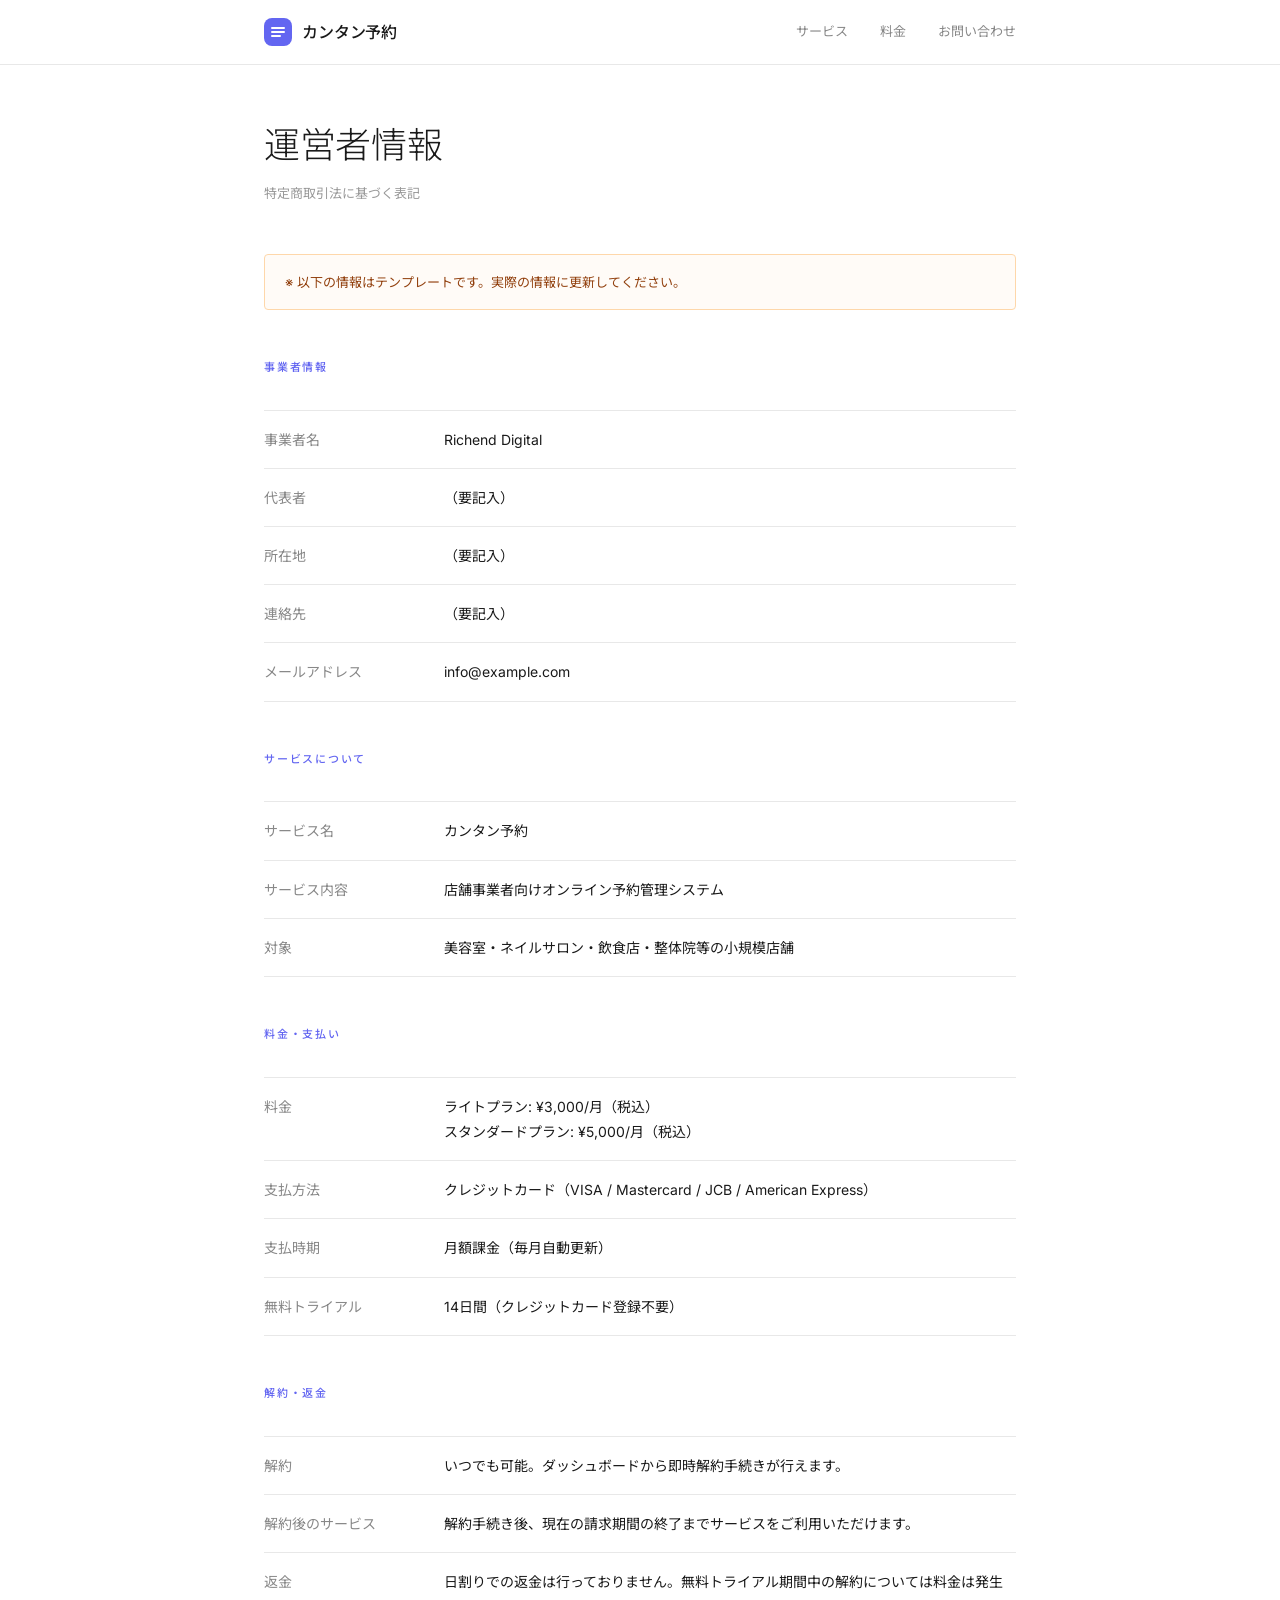
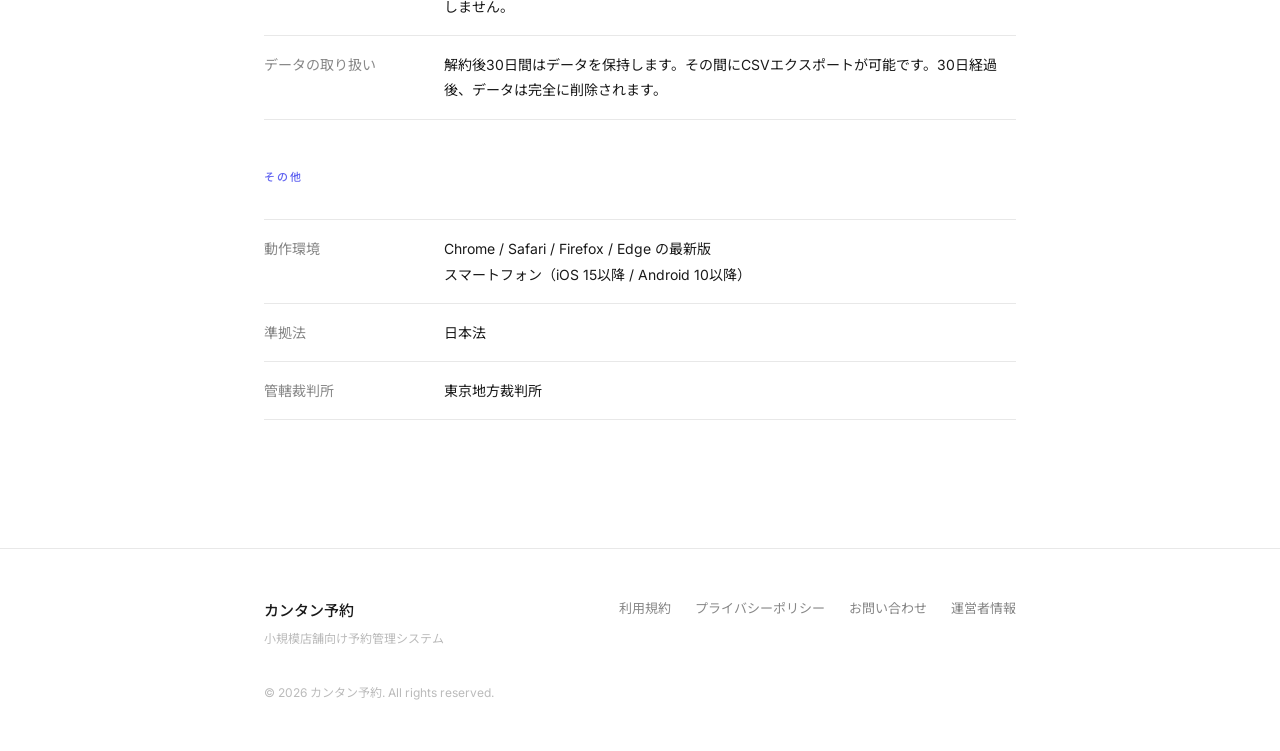
<file: company.html>
<!DOCTYPE html>
<html lang="ja">
<head>
  <meta charset="UTF-8">
  <meta name="viewport" content="width=device-width, initial-scale=1.0">
  <title>運営者情報 - カンタン予約</title>
  <meta name="description" content="カンタン予約の運営者情報・特定商取引法に基づく表記。">
  <link rel="preconnect" href="https://fonts.googleapis.com">
  <link rel="preconnect" href="https://fonts.gstatic.com" crossorigin>
  <link href="https://fonts.googleapis.com/css2?family=Inter:wght@300;400;500&family=Noto+Sans+JP:wght@300;400;500&display=swap" rel="stylesheet">
  <style>
    *, *::before, *::after { box-sizing: border-box; margin: 0; padding: 0; }
    html { scroll-behavior: smooth; }
    body {
      font-family: 'Inter', 'Noto Sans JP', -apple-system, BlinkMacSystemFont, sans-serif;
      color: #1a1a1a; background: #ffffff; line-height: 1.8;
      -webkit-font-smoothing: antialiased; -moz-osx-font-smoothing: grayscale;
    }
    .lp-header {
      position: fixed; top: 0; left: 0; right: 0; z-index: 100;
      background: rgba(255,255,255,0.9); backdrop-filter: blur(12px); -webkit-backdrop-filter: blur(12px);
      border-bottom: 1px solid #e8e8e8;
    }
    .lp-header-inner {
      max-width: 800px; margin: 0 auto; padding: 0 24px;
      display: flex; align-items: center; justify-content: space-between; height: 64px;
    }
    .lp-logo { display: flex; align-items: center; gap: 10px; text-decoration: none; color: #1a1a1a; }
    .lp-logo-icon { width: 28px; height: 28px; }
    .lp-logo-text { font-size: 16px; font-weight: 500; letter-spacing: -0.01em; }
    .lp-nav { display: flex; align-items: center; gap: 32px; }
    .lp-nav a { font-size: 13px; font-weight: 400; color: #888; text-decoration: none; transition: color 0.2s ease; }
    .lp-nav a:hover { color: #1a1a1a; }
    .lp-container { max-width: 800px; margin: 0 auto; padding: 0 24px; }

    .article-hero { padding: 120px 0 48px; }
    .article-hero h1 { font-size: clamp(24px, 4vw, 36px); font-weight: 300; line-height: 1.4; letter-spacing: -0.01em; color: #1a1a1a; }
    .article-meta { font-size: 13px; color: #999; margin-top: 12px; }

    /* Notice */
    .notice-box {
      margin-bottom: 48px; padding: 16px 20px;
      background: #fffbf7; border: 1px solid #fed7aa; border-radius: 4px;
      font-size: 13px; color: #92400e; line-height: 1.7;
    }

    /* Info table */
    .info-section { padding: 0 0 80px; }
    .info-section h2 {
      font-size: 11px; font-weight: 500; letter-spacing: 0.16em; text-transform: uppercase;
      color: #6366f1; margin-bottom: 32px;
    }
    .info-table {
      width: 100%; border-collapse: collapse; margin-bottom: 48px;
    }
    .info-table tr { border-bottom: 1px solid #e8e8e8; }
    .info-table tr:first-child { border-top: 1px solid #e8e8e8; }
    .info-table th {
      width: 180px; padding: 16px 0; text-align: left; vertical-align: top;
      font-size: 14px; font-weight: 400; color: #888;
    }
    .info-table td {
      padding: 16px 0; font-size: 14px; color: #1a1a1a; line-height: 1.8;
    }
    .info-table td .placeholder {
      color: #ccc; font-style: italic;
    }

    /* Footer */
    .lp-footer { padding: 48px 0; border-top: 1px solid #e8e8e8; background: #ffffff; }
    .lp-footer-inner { display: flex; align-items: flex-start; justify-content: space-between; margin-bottom: 32px; flex-wrap: wrap; gap: 16px; }
    .lp-footer-brand { font-size: 15px; font-weight: 500; color: #1a1a1a; }
    .lp-footer-brand p { font-size: 12px; color: #bbb; font-weight: 400; margin-top: 4px; }
    .lp-footer-links { display: flex; gap: 24px; flex-wrap: wrap; }
    .lp-footer-links a { font-size: 13px; color: #888; text-decoration: none; transition: color 0.2s ease; }
    .lp-footer-links a:hover { color: #1a1a1a; }
    .lp-footer-bottom { font-size: 12px; color: #bbb; }
    @media (max-width: 768px) {
      .lp-nav { display: none; }
      .info-table th { width: 120px; font-size: 13px; }
      .info-table td { font-size: 13px; }
      .lp-footer-inner { flex-direction: column; }
      .lp-footer-links { flex-wrap: wrap; gap: 16px; }
    }
  </style>
</head>
<body>
  <header class="lp-header">
    <div class="lp-header-inner">
      <a href="index.html" class="lp-logo">
        <svg class="lp-logo-icon" width="28" height="28" viewBox="0 0 28 28" fill="none">
          <rect width="28" height="28" rx="8" fill="#6366f1"/>
          <path d="M8 10h12M8 14h12M8 18h8" stroke="white" stroke-width="2" stroke-linecap="round"/>
        </svg>
        <span class="lp-logo-text">カンタン予約</span>
      </a>
      <nav class="lp-nav">
        <a href="index.html#features">サービス</a>
        <a href="index.html#pricing">料金</a>
        <a href="contact.html">お問い合わせ</a>
      </nav>
    </div>
  </header>

  <div class="lp-container">
    <div class="article-hero">
      <h1>運営者情報</h1>
      <p class="article-meta">特定商取引法に基づく表記</p>
    </div>

    <div class="notice-box">
      ※ 以下の情報はテンプレートです。実際の情報に更新してください。
    </div>

    <section class="info-section">
      <h2>事業者情報</h2>
      <table class="info-table">
        <tr>
          <th>事業者名</th>
          <td>Richend Digital</td>
        </tr>
        <tr>
          <th>代表者</th>
          <td class="placeholder">（要記入）</td>
        </tr>
        <tr>
          <th>所在地</th>
          <td class="placeholder">（要記入）</td>
        </tr>
        <tr>
          <th>連絡先</th>
          <td class="placeholder">（要記入）</td>
        </tr>
        <tr>
          <th>メールアドレス</th>
          <td>info@example.com</td>
        </tr>
      </table>

      <h2>サービスについて</h2>
      <table class="info-table">
        <tr>
          <th>サービス名</th>
          <td>カンタン予約</td>
        </tr>
        <tr>
          <th>サービス内容</th>
          <td>店舗事業者向けオンライン予約管理システム</td>
        </tr>
        <tr>
          <th>対象</th>
          <td>美容室・ネイルサロン・飲食店・整体院等の小規模店舗</td>
        </tr>
      </table>

      <h2>料金・支払い</h2>
      <table class="info-table">
        <tr>
          <th>料金</th>
          <td>
            ライトプラン: ¥3,000/月（税込）<br>
            スタンダードプラン: ¥5,000/月（税込）
          </td>
        </tr>
        <tr>
          <th>支払方法</th>
          <td>クレジットカード（VISA / Mastercard / JCB / American Express）</td>
        </tr>
        <tr>
          <th>支払時期</th>
          <td>月額課金（毎月自動更新）</td>
        </tr>
        <tr>
          <th>無料トライアル</th>
          <td>14日間（クレジットカード登録不要）</td>
        </tr>
      </table>

      <h2>解約・返金</h2>
      <table class="info-table">
        <tr>
          <th>解約</th>
          <td>いつでも可能。ダッシュボードから即時解約手続きが行えます。</td>
        </tr>
        <tr>
          <th>解約後のサービス</th>
          <td>解約手続き後、現在の請求期間の終了までサービスをご利用いただけます。</td>
        </tr>
        <tr>
          <th>返金</th>
          <td>日割りでの返金は行っておりません。無料トライアル期間中の解約については料金は発生しません。</td>
        </tr>
        <tr>
          <th>データの取り扱い</th>
          <td>解約後30日間はデータを保持します。その間にCSVエクスポートが可能です。30日経過後、データは完全に削除されます。</td>
        </tr>
      </table>

      <h2>その他</h2>
      <table class="info-table">
        <tr>
          <th>動作環境</th>
          <td>
            Chrome / Safari / Firefox / Edge の最新版<br>
            スマートフォン（iOS 15以降 / Android 10以降）
          </td>
        </tr>
        <tr>
          <th>準拠法</th>
          <td>日本法</td>
        </tr>
        <tr>
          <th>管轄裁判所</th>
          <td>東京地方裁判所</td>
        </tr>
      </table>
    </section>
  </div>

  <footer class="lp-footer">
    <div class="lp-container">
      <div class="lp-footer-inner">
        <div class="lp-footer-brand">
          カンタン予約
          <p>小規模店舗向け予約管理システム</p>
        </div>
        <div class="lp-footer-links">
          <a href="terms.html">利用規約</a>
          <a href="privacy.html">プライバシーポリシー</a>
          <a href="contact.html">お問い合わせ</a>
          <a href="company.html">運営者情報</a>
        </div>
      </div>
      <div class="lp-footer-bottom">
        <p>&copy; 2026 カンタン予約. All rights reserved.</p>
      </div>
    </div>
  </footer>
</body>
</html>
</file>
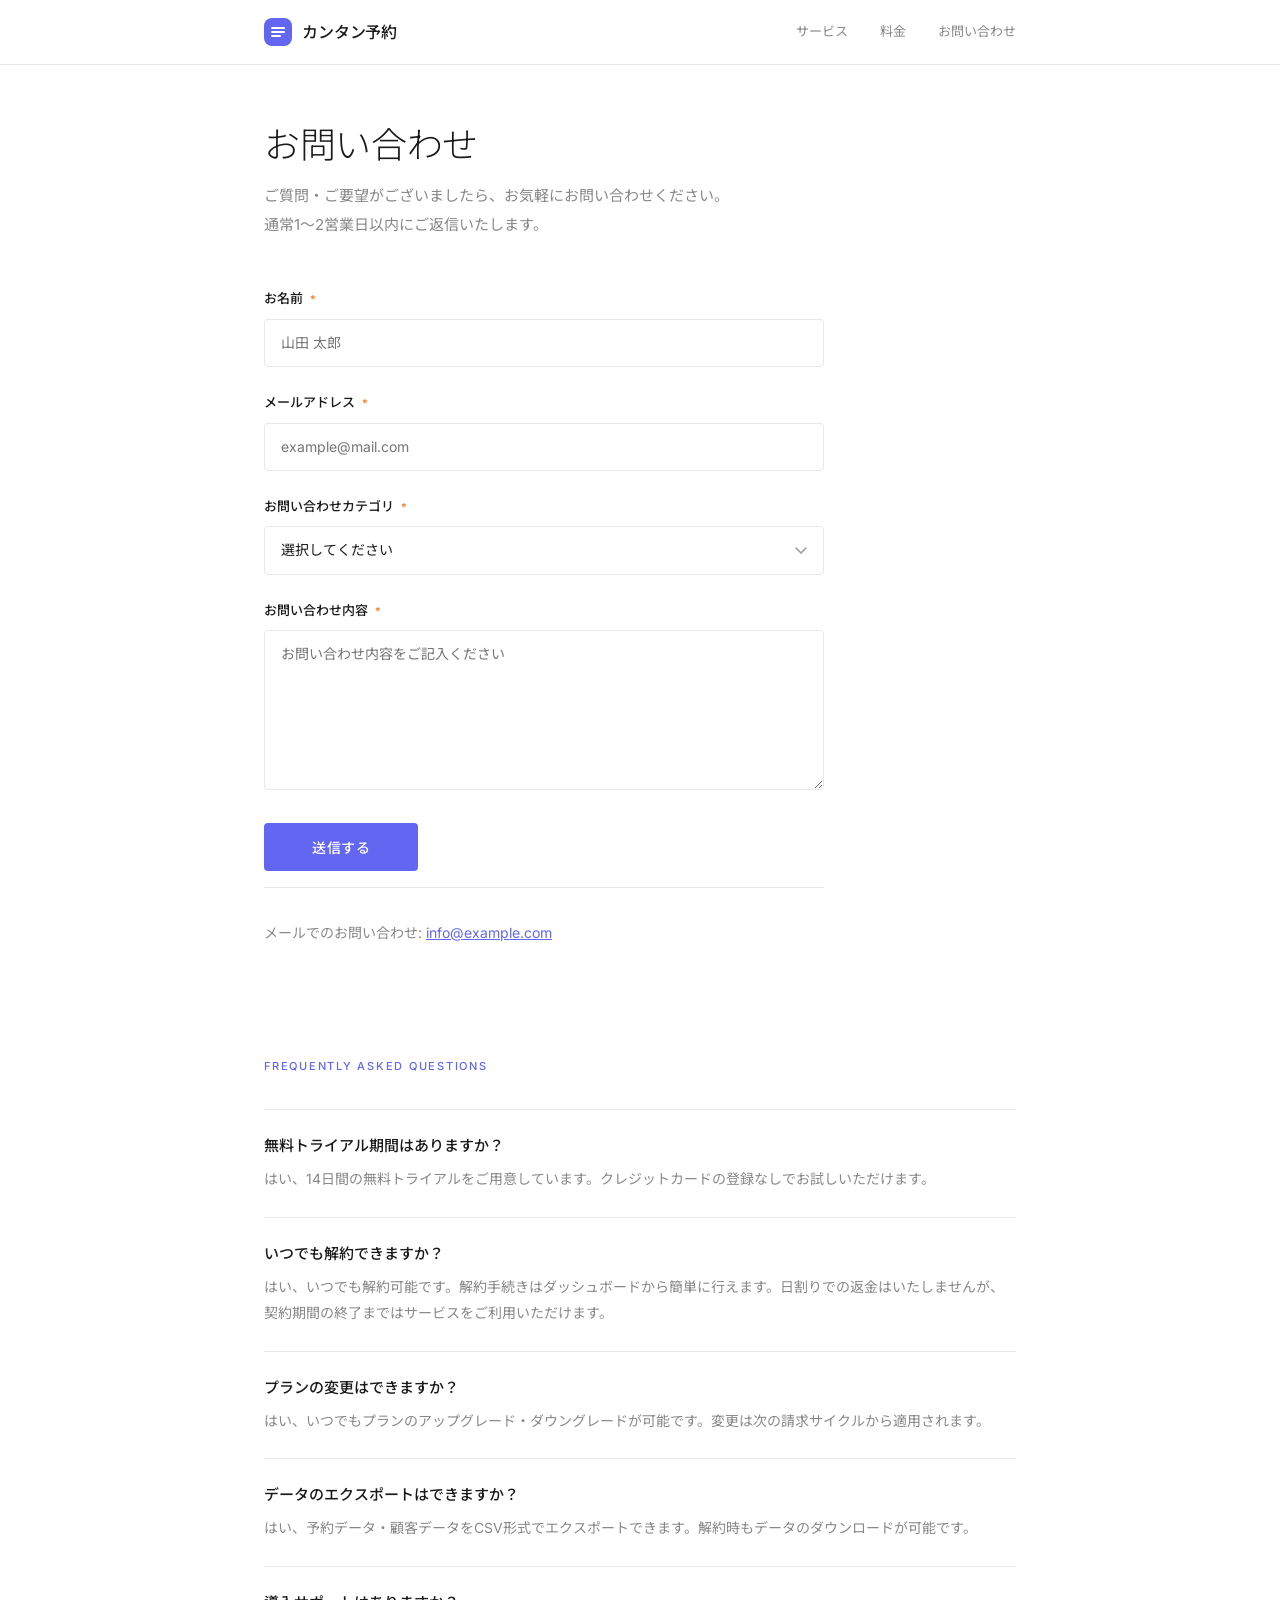
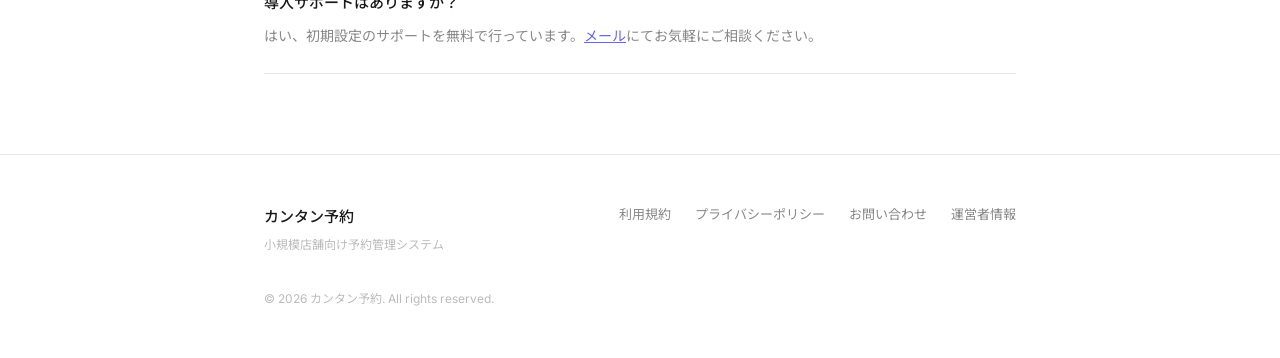
<file: contact.html>
<!DOCTYPE html>
<html lang="ja">
<head>
  <meta charset="UTF-8">
  <meta name="viewport" content="width=device-width, initial-scale=1.0">
  <title>お問い合わせ - カンタン予約</title>
  <meta name="description" content="カンタン予約へのお問い合わせ。ご質問・ご要望はこちらからお気軽にどうぞ。">
  <link rel="preconnect" href="https://fonts.googleapis.com">
  <link rel="preconnect" href="https://fonts.gstatic.com" crossorigin>
  <link href="https://fonts.googleapis.com/css2?family=Inter:wght@300;400;500&family=Noto+Sans+JP:wght@300;400;500&display=swap" rel="stylesheet">
  <style>
    *, *::before, *::after { box-sizing: border-box; margin: 0; padding: 0; }
    html { scroll-behavior: smooth; }
    body {
      font-family: 'Inter', 'Noto Sans JP', -apple-system, BlinkMacSystemFont, sans-serif;
      color: #1a1a1a; background: #ffffff; line-height: 1.8;
      -webkit-font-smoothing: antialiased; -moz-osx-font-smoothing: grayscale;
    }
    .lp-header {
      position: fixed; top: 0; left: 0; right: 0; z-index: 100;
      background: rgba(255,255,255,0.9); backdrop-filter: blur(12px); -webkit-backdrop-filter: blur(12px);
      border-bottom: 1px solid #e8e8e8;
    }
    .lp-header-inner {
      max-width: 800px; margin: 0 auto; padding: 0 24px;
      display: flex; align-items: center; justify-content: space-between; height: 64px;
    }
    .lp-logo { display: flex; align-items: center; gap: 10px; text-decoration: none; color: #1a1a1a; }
    .lp-logo-icon { width: 28px; height: 28px; }
    .lp-logo-text { font-size: 16px; font-weight: 500; letter-spacing: -0.01em; }
    .lp-nav { display: flex; align-items: center; gap: 32px; }
    .lp-nav a { font-size: 13px; font-weight: 400; color: #888; text-decoration: none; transition: color 0.2s ease; }
    .lp-nav a:hover { color: #1a1a1a; }
    .lp-container { max-width: 800px; margin: 0 auto; padding: 0 24px; }

    /* Page hero */
    .article-hero { padding: 120px 0 48px; }
    .article-hero h1 { font-size: clamp(24px, 4vw, 36px); font-weight: 300; line-height: 1.4; letter-spacing: -0.01em; color: #1a1a1a; }
    .article-hero p { font-size: 15px; color: #888; line-height: 1.9; margin-top: 12px; }

    /* Contact form */
    .contact-form { padding: 0 0 80px; max-width: 560px; }
    .form-group { margin-bottom: 24px; }
    .form-group label {
      display: block; font-size: 13px; font-weight: 500; color: #1a1a1a; margin-bottom: 8px;
    }
    .form-group label .required {
      color: #f97316; font-size: 11px; margin-left: 4px;
    }
    .form-group input,
    .form-group select,
    .form-group textarea {
      width: 100%; padding: 12px 16px;
      border: 1px solid #e8e8e8; border-radius: 4px;
      font-size: 14px; font-family: inherit; color: #1a1a1a;
      background: #ffffff; transition: border-color 0.2s ease;
      line-height: 1.6;
    }
    .form-group input:focus,
    .form-group select:focus,
    .form-group textarea:focus {
      outline: none; border-color: #6366f1;
    }
    .form-group textarea { min-height: 160px; resize: vertical; }
    .form-group select { appearance: none; -webkit-appearance: none;
      background-image: url("data:image/svg+xml,%3Csvg width='12' height='8' viewBox='0 0 12 8' fill='none' xmlns='http://www.w3.org/2000/svg'%3E%3Cpath d='M1 1L6 6L11 1' stroke='%23999' stroke-width='1.5' stroke-linecap='round'/%3E%3C/svg%3E");
      background-repeat: no-repeat; background-position: right 16px center;
      padding-right: 40px;
    }
    .form-submit {
      display: inline-block; padding: 14px 48px;
      background: #6366f1; border: none; border-radius: 4px;
      color: #ffffff; font-size: 14px; font-weight: 500; font-family: inherit;
      letter-spacing: 0.04em; cursor: pointer; transition: opacity 0.2s ease;
    }
    .form-submit:hover { opacity: 0.85; }

    /* Alternative contact */
    .alt-contact {
      padding: 32px 0; margin-top: 16px;
      border-top: 1px solid #e8e8e8;
    }
    .alt-contact p { font-size: 14px; color: #888; }
    .alt-contact a { color: #6366f1; }

    /* FAQ */
    .faq-section { padding: 0 0 80px; }
    .faq-section h2 {
      font-size: 11px; font-weight: 500; letter-spacing: 0.16em; text-transform: uppercase;
      color: #6366f1; margin-bottom: 32px;
    }
    .faq-item {
      padding: 24px 0; border-top: 1px solid #e8e8e8;
    }
    .faq-item:last-child { border-bottom: 1px solid #e8e8e8; }
    .faq-item h3 {
      font-size: 15px; font-weight: 500; color: #1a1a1a; margin-bottom: 8px; line-height: 1.6;
    }
    .faq-item p { font-size: 14px; color: #888; line-height: 1.9; }
    .faq-item a { color: #6366f1; }

    /* Footer */
    .lp-footer { padding: 48px 0; border-top: 1px solid #e8e8e8; background: #ffffff; }
    .lp-footer-inner { display: flex; align-items: flex-start; justify-content: space-between; margin-bottom: 32px; flex-wrap: wrap; gap: 16px; }
    .lp-footer-brand { font-size: 15px; font-weight: 500; color: #1a1a1a; }
    .lp-footer-brand p { font-size: 12px; color: #bbb; font-weight: 400; margin-top: 4px; }
    .lp-footer-links { display: flex; gap: 24px; flex-wrap: wrap; }
    .lp-footer-links a { font-size: 13px; color: #888; text-decoration: none; transition: color 0.2s ease; }
    .lp-footer-links a:hover { color: #1a1a1a; }
    .lp-footer-bottom { font-size: 12px; color: #bbb; }
    @media (max-width: 768px) {
      .lp-nav { display: none; }
      .lp-footer-inner { flex-direction: column; }
      .lp-footer-links { flex-wrap: wrap; gap: 16px; }
    }
  </style>
</head>
<body>
  <header class="lp-header">
    <div class="lp-header-inner">
      <a href="index.html" class="lp-logo">
        <svg class="lp-logo-icon" width="28" height="28" viewBox="0 0 28 28" fill="none">
          <rect width="28" height="28" rx="8" fill="#6366f1"/>
          <path d="M8 10h12M8 14h12M8 18h8" stroke="white" stroke-width="2" stroke-linecap="round"/>
        </svg>
        <span class="lp-logo-text">カンタン予約</span>
      </a>
      <nav class="lp-nav">
        <a href="index.html#features">サービス</a>
        <a href="index.html#pricing">料金</a>
        <a href="contact.html">お問い合わせ</a>
      </nav>
    </div>
  </header>

  <div class="lp-container">
    <div class="article-hero">
      <h1>お問い合わせ</h1>
      <p>ご質問・ご要望がございましたら、お気軽にお問い合わせください。<br>通常1〜2営業日以内にご返信いたします。</p>
    </div>

    <form class="contact-form" action="https://formspree.io/f/placeholder" method="POST">
      <div class="form-group">
        <label>お名前 <span class="required">*</span></label>
        <input type="text" name="name" required placeholder="山田 太郎">
      </div>
      <div class="form-group">
        <label>メールアドレス <span class="required">*</span></label>
        <input type="email" name="email" required placeholder="example@mail.com">
      </div>
      <div class="form-group">
        <label>お問い合わせカテゴリ <span class="required">*</span></label>
        <select name="category" required>
          <option value="" disabled selected>選択してください</option>
          <option value="サービスについて">サービスについて</option>
          <option value="料金・プランについて">料金・プランについて</option>
          <option value="機能リクエスト">機能リクエスト</option>
          <option value="不具合の報告">不具合の報告</option>
          <option value="解約について">解約について</option>
          <option value="その他">その他</option>
        </select>
      </div>
      <div class="form-group">
        <label>お問い合わせ内容 <span class="required">*</span></label>
        <textarea name="message" required placeholder="お問い合わせ内容をご記入ください"></textarea>
      </div>
      <button type="submit" class="form-submit">送信する</button>

      <div class="alt-contact">
        <p>メールでのお問い合わせ: <a href="mailto:info@example.com">info@example.com</a></p>
      </div>
    </form>

    <section class="faq-section">
      <h2>Frequently Asked Questions</h2>
      <div class="faq-item">
        <h3>無料トライアル期間はありますか？</h3>
        <p>はい、14日間の無料トライアルをご用意しています。クレジットカードの登録なしでお試しいただけます。</p>
      </div>
      <div class="faq-item">
        <h3>いつでも解約できますか？</h3>
        <p>はい、いつでも解約可能です。解約手続きはダッシュボードから簡単に行えます。日割りでの返金はいたしませんが、契約期間の終了まではサービスをご利用いただけます。</p>
      </div>
      <div class="faq-item">
        <h3>プランの変更はできますか？</h3>
        <p>はい、いつでもプランのアップグレード・ダウングレードが可能です。変更は次の請求サイクルから適用されます。</p>
      </div>
      <div class="faq-item">
        <h3>データのエクスポートはできますか？</h3>
        <p>はい、予約データ・顧客データをCSV形式でエクスポートできます。解約時もデータのダウンロードが可能です。</p>
      </div>
      <div class="faq-item">
        <h3>導入サポートはありますか？</h3>
        <p>はい、初期設定のサポートを無料で行っています。<a href="mailto:info@example.com">メール</a>にてお気軽にご相談ください。</p>
      </div>
    </section>
  </div>

  <footer class="lp-footer">
    <div class="lp-container">
      <div class="lp-footer-inner">
        <div class="lp-footer-brand">
          カンタン予約
          <p>小規模店舗向け予約管理システム</p>
        </div>
        <div class="lp-footer-links">
          <a href="terms.html">利用規約</a>
          <a href="privacy.html">プライバシーポリシー</a>
          <a href="contact.html">お問い合わせ</a>
          <a href="company.html">運営者情報</a>
        </div>
      </div>
      <div class="lp-footer-bottom">
        <p>&copy; 2026 カンタン予約. All rights reserved.</p>
      </div>
    </div>
  </footer>
</body>
</html>
</file>
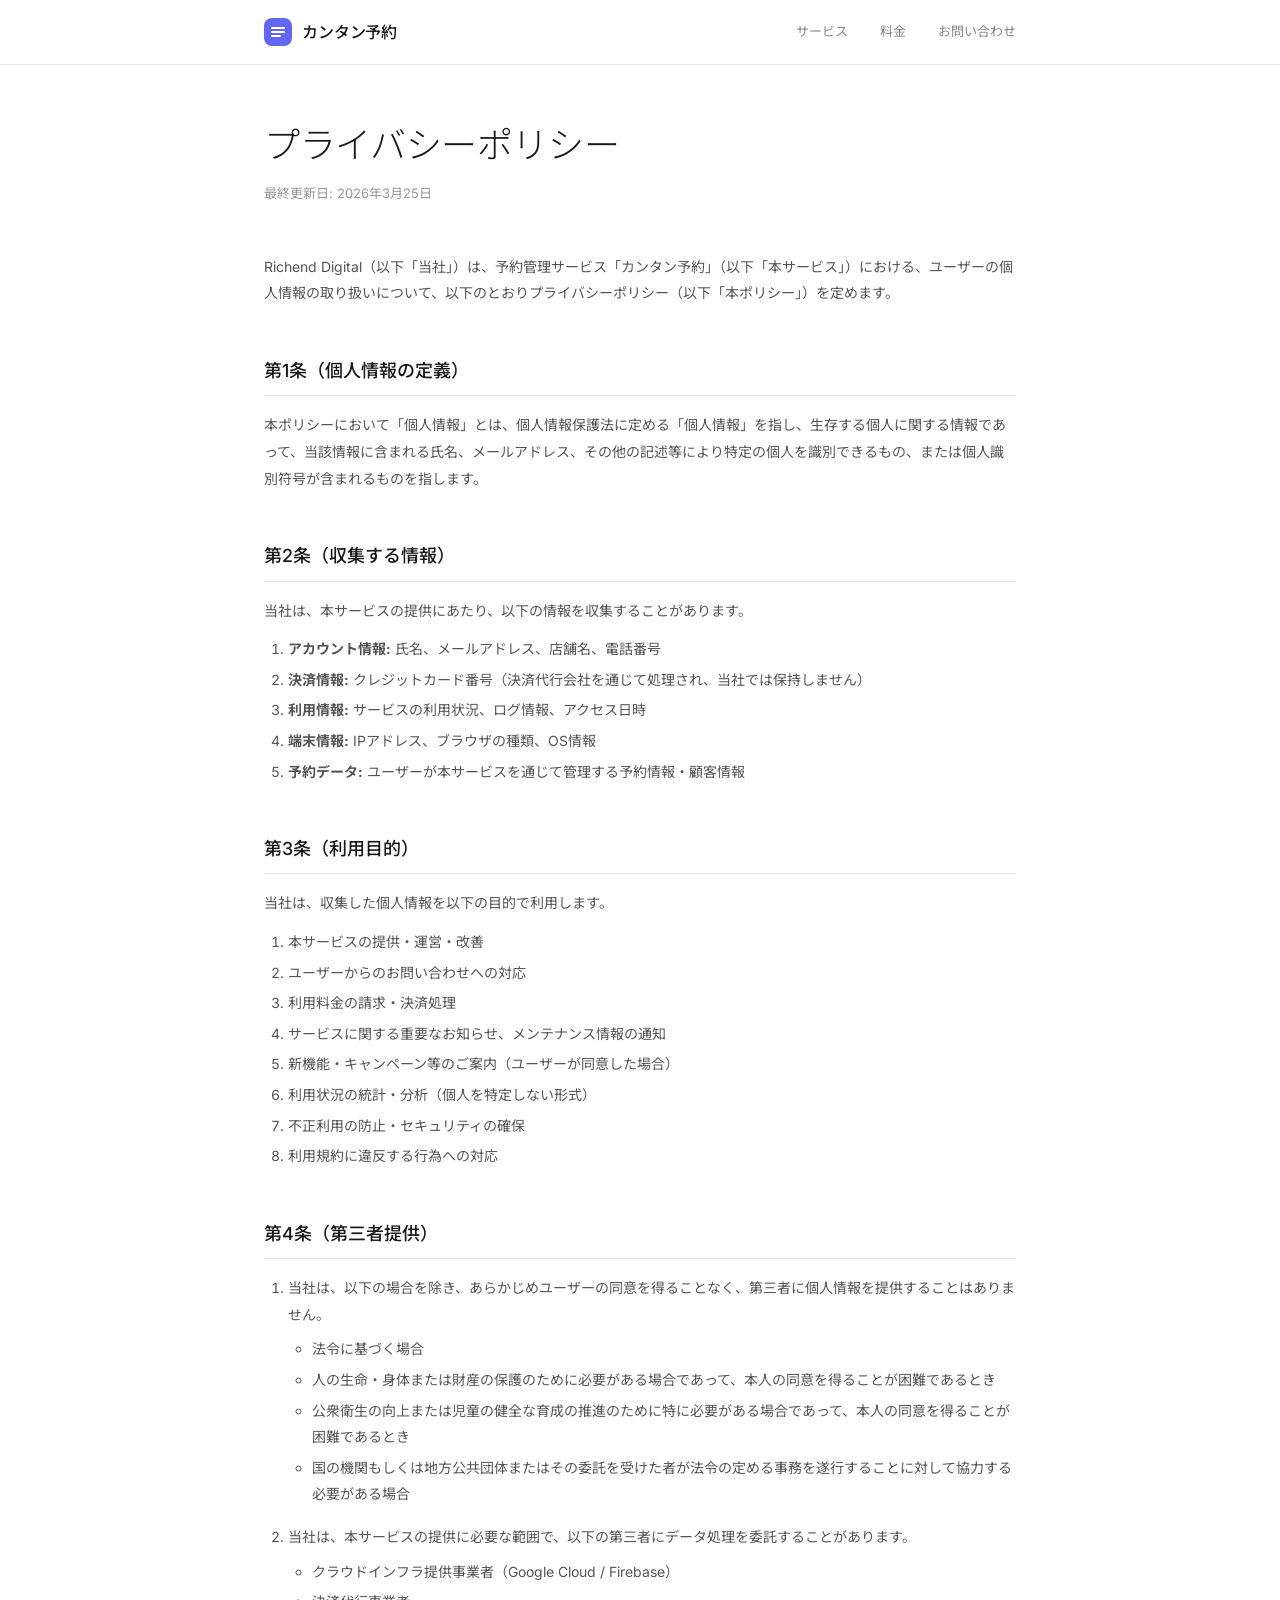
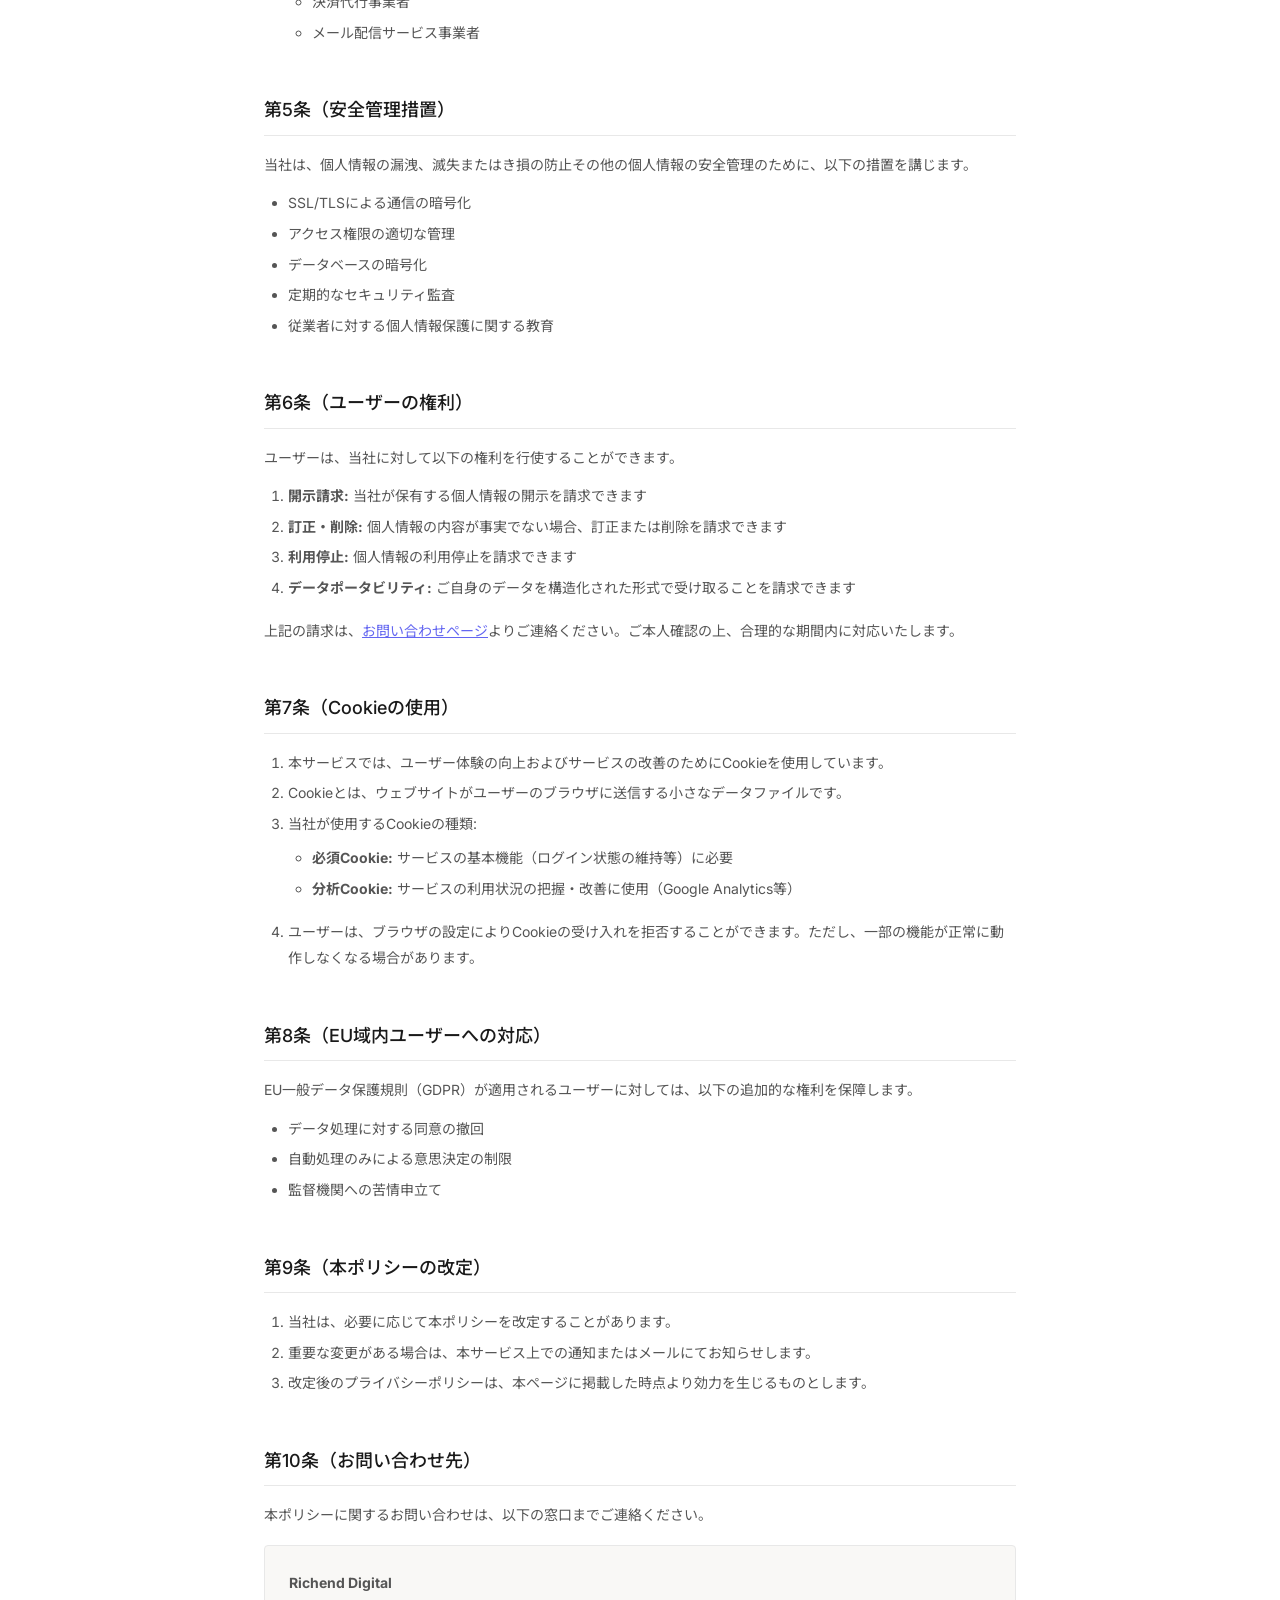
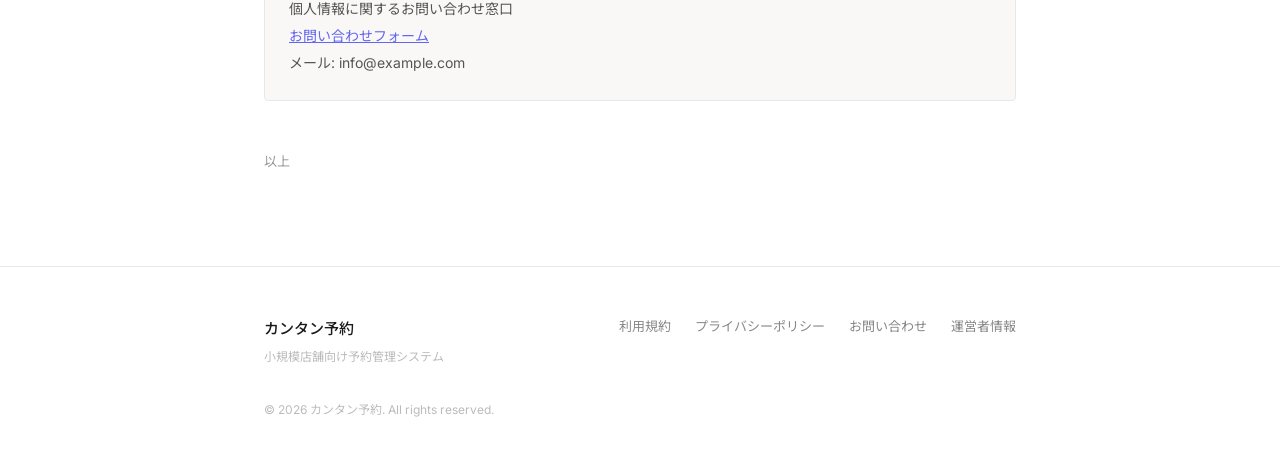
<file: privacy.html>
<!DOCTYPE html>
<html lang="ja">
<head>
  <meta charset="UTF-8">
  <meta name="viewport" content="width=device-width, initial-scale=1.0">
  <title>プライバシーポリシー - カンタン予約</title>
  <meta name="description" content="カンタン予約のプライバシーポリシー。個人情報の取り扱いについてご確認ください。">
  <link rel="preconnect" href="https://fonts.googleapis.com">
  <link rel="preconnect" href="https://fonts.gstatic.com" crossorigin>
  <link href="https://fonts.googleapis.com/css2?family=Inter:wght@300;400;500&family=Noto+Sans+JP:wght@300;400;500&display=swap" rel="stylesheet">
  <style>
    *, *::before, *::after { box-sizing: border-box; margin: 0; padding: 0; }
    html { scroll-behavior: smooth; }
    body {
      font-family: 'Inter', 'Noto Sans JP', -apple-system, BlinkMacSystemFont, sans-serif;
      color: #1a1a1a; background: #ffffff; line-height: 1.8;
      -webkit-font-smoothing: antialiased; -moz-osx-font-smoothing: grayscale;
    }
    .lp-header {
      position: fixed; top: 0; left: 0; right: 0; z-index: 100;
      background: rgba(255,255,255,0.9); backdrop-filter: blur(12px); -webkit-backdrop-filter: blur(12px);
      border-bottom: 1px solid #e8e8e8;
    }
    .lp-header-inner {
      max-width: 800px; margin: 0 auto; padding: 0 24px;
      display: flex; align-items: center; justify-content: space-between; height: 64px;
    }
    .lp-logo { display: flex; align-items: center; gap: 10px; text-decoration: none; color: #1a1a1a; }
    .lp-logo-icon { width: 28px; height: 28px; }
    .lp-logo-text { font-size: 16px; font-weight: 500; letter-spacing: -0.01em; }
    .lp-nav { display: flex; align-items: center; gap: 32px; }
    .lp-nav a { font-size: 13px; font-weight: 400; color: #888; text-decoration: none; transition: color 0.2s ease; }
    .lp-nav a:hover { color: #1a1a1a; }
    .lp-container { max-width: 800px; margin: 0 auto; padding: 0 24px; }
    .article-hero { padding: 120px 0 48px; }
    .article-hero h1 { font-size: clamp(24px, 4vw, 36px); font-weight: 300; line-height: 1.4; letter-spacing: -0.01em; color: #1a1a1a; }
    .article-meta { font-size: 13px; color: #999; margin-top: 12px; }
    .article-body { padding: 0 0 80px; }
    .article-body h2 { font-size: 18px; font-weight: 500; color: #1a1a1a; margin: 48px 0 16px; padding-bottom: 8px; border-bottom: 1px solid #e8e8e8; }
    .article-body h3 { font-size: 15px; font-weight: 500; color: #1a1a1a; margin: 24px 0 8px; }
    .article-body p { font-size: 14px; color: #555; line-height: 1.9; margin-bottom: 12px; }
    .article-body ol, .article-body ul { font-size: 14px; color: #555; line-height: 1.9; margin: 8px 0 16px 24px; }
    .article-body li { margin-bottom: 4px; }
    .article-body a { color: #6366f1; }
    .lp-footer { padding: 48px 0; border-top: 1px solid #e8e8e8; background: #ffffff; }
    .lp-footer-inner { display: flex; align-items: flex-start; justify-content: space-between; margin-bottom: 32px; flex-wrap: wrap; gap: 16px; }
    .lp-footer-brand { font-size: 15px; font-weight: 500; color: #1a1a1a; }
    .lp-footer-brand p { font-size: 12px; color: #bbb; font-weight: 400; margin-top: 4px; }
    .lp-footer-links { display: flex; gap: 24px; flex-wrap: wrap; }
    .lp-footer-links a { font-size: 13px; color: #888; text-decoration: none; transition: color 0.2s ease; }
    .lp-footer-links a:hover { color: #1a1a1a; }
    .lp-footer-bottom { font-size: 12px; color: #bbb; }
    @media (max-width: 768px) {
      .lp-nav { display: none; }
      .lp-footer-inner { flex-direction: column; }
      .lp-footer-links { flex-wrap: wrap; gap: 16px; }
    }
  </style>
</head>
<body>
  <header class="lp-header">
    <div class="lp-header-inner">
      <a href="index.html" class="lp-logo">
        <svg class="lp-logo-icon" width="28" height="28" viewBox="0 0 28 28" fill="none">
          <rect width="28" height="28" rx="8" fill="#6366f1"/>
          <path d="M8 10h12M8 14h12M8 18h8" stroke="white" stroke-width="2" stroke-linecap="round"/>
        </svg>
        <span class="lp-logo-text">カンタン予約</span>
      </a>
      <nav class="lp-nav">
        <a href="index.html#features">サービス</a>
        <a href="index.html#pricing">料金</a>
        <a href="contact.html">お問い合わせ</a>
      </nav>
    </div>
  </header>

  <div class="lp-container">
    <div class="article-hero">
      <h1>プライバシーポリシー</h1>
      <p class="article-meta">最終更新日: 2026年3月25日</p>
    </div>

    <div class="article-body">
      <p>Richend Digital（以下「当社」）は、予約管理サービス「カンタン予約」（以下「本サービス」）における、ユーザーの個人情報の取り扱いについて、以下のとおりプライバシーポリシー（以下「本ポリシー」）を定めます。</p>

      <h2>第1条（個人情報の定義）</h2>
      <p>本ポリシーにおいて「個人情報」とは、個人情報保護法に定める「個人情報」を指し、生存する個人に関する情報であって、当該情報に含まれる氏名、メールアドレス、その他の記述等により特定の個人を識別できるもの、または個人識別符号が含まれるものを指します。</p>

      <h2>第2条（収集する情報）</h2>
      <p>当社は、本サービスの提供にあたり、以下の情報を収集することがあります。</p>
      <ol>
        <li><strong>アカウント情報:</strong> 氏名、メールアドレス、店舗名、電話番号</li>
        <li><strong>決済情報:</strong> クレジットカード番号（決済代行会社を通じて処理され、当社では保持しません）</li>
        <li><strong>利用情報:</strong> サービスの利用状況、ログ情報、アクセス日時</li>
        <li><strong>端末情報:</strong> IPアドレス、ブラウザの種類、OS情報</li>
        <li><strong>予約データ:</strong> ユーザーが本サービスを通じて管理する予約情報・顧客情報</li>
      </ol>

      <h2>第3条（利用目的）</h2>
      <p>当社は、収集した個人情報を以下の目的で利用します。</p>
      <ol>
        <li>本サービスの提供・運営・改善</li>
        <li>ユーザーからのお問い合わせへの対応</li>
        <li>利用料金の請求・決済処理</li>
        <li>サービスに関する重要なお知らせ、メンテナンス情報の通知</li>
        <li>新機能・キャンペーン等のご案内（ユーザーが同意した場合）</li>
        <li>利用状況の統計・分析（個人を特定しない形式）</li>
        <li>不正利用の防止・セキュリティの確保</li>
        <li>利用規約に違反する行為への対応</li>
      </ol>

      <h2>第4条（第三者提供）</h2>
      <ol>
        <li>当社は、以下の場合を除き、あらかじめユーザーの同意を得ることなく、第三者に個人情報を提供することはありません。
          <ul>
            <li>法令に基づく場合</li>
            <li>人の生命・身体または財産の保護のために必要がある場合であって、本人の同意を得ることが困難であるとき</li>
            <li>公衆衛生の向上または児童の健全な育成の推進のために特に必要がある場合であって、本人の同意を得ることが困難であるとき</li>
            <li>国の機関もしくは地方公共団体またはその委託を受けた者が法令の定める事務を遂行することに対して協力する必要がある場合</li>
          </ul>
        </li>
        <li>当社は、本サービスの提供に必要な範囲で、以下の第三者にデータ処理を委託することがあります。
          <ul>
            <li>クラウドインフラ提供事業者（Google Cloud / Firebase）</li>
            <li>決済代行事業者</li>
            <li>メール配信サービス事業者</li>
          </ul>
        </li>
      </ol>

      <h2>第5条（安全管理措置）</h2>
      <p>当社は、個人情報の漏洩、滅失またはき損の防止その他の個人情報の安全管理のために、以下の措置を講じます。</p>
      <ul>
        <li>SSL/TLSによる通信の暗号化</li>
        <li>アクセス権限の適切な管理</li>
        <li>データベースの暗号化</li>
        <li>定期的なセキュリティ監査</li>
        <li>従業者に対する個人情報保護に関する教育</li>
      </ul>

      <h2>第6条（ユーザーの権利）</h2>
      <p>ユーザーは、当社に対して以下の権利を行使することができます。</p>
      <ol>
        <li><strong>開示請求:</strong> 当社が保有する個人情報の開示を請求できます</li>
        <li><strong>訂正・削除:</strong> 個人情報の内容が事実でない場合、訂正または削除を請求できます</li>
        <li><strong>利用停止:</strong> 個人情報の利用停止を請求できます</li>
        <li><strong>データポータビリティ:</strong> ご自身のデータを構造化された形式で受け取ることを請求できます</li>
      </ol>
      <p>上記の請求は、<a href="contact.html">お問い合わせページ</a>よりご連絡ください。ご本人確認の上、合理的な期間内に対応いたします。</p>

      <h2>第7条（Cookieの使用）</h2>
      <ol>
        <li>本サービスでは、ユーザー体験の向上およびサービスの改善のためにCookieを使用しています。</li>
        <li>Cookieとは、ウェブサイトがユーザーのブラウザに送信する小さなデータファイルです。</li>
        <li>当社が使用するCookieの種類:
          <ul>
            <li><strong>必須Cookie:</strong> サービスの基本機能（ログイン状態の維持等）に必要</li>
            <li><strong>分析Cookie:</strong> サービスの利用状況の把握・改善に使用（Google Analytics等）</li>
          </ul>
        </li>
        <li>ユーザーは、ブラウザの設定によりCookieの受け入れを拒否することができます。ただし、一部の機能が正常に動作しなくなる場合があります。</li>
      </ol>

      <h2>第8条（EU域内ユーザーへの対応）</h2>
      <p>EU一般データ保護規則（GDPR）が適用されるユーザーに対しては、以下の追加的な権利を保障します。</p>
      <ul>
        <li>データ処理に対する同意の撤回</li>
        <li>自動処理のみによる意思決定の制限</li>
        <li>監督機関への苦情申立て</li>
      </ul>

      <h2>第9条（本ポリシーの改定）</h2>
      <ol>
        <li>当社は、必要に応じて本ポリシーを改定することがあります。</li>
        <li>重要な変更がある場合は、本サービス上での通知またはメールにてお知らせします。</li>
        <li>改定後のプライバシーポリシーは、本ページに掲載した時点より効力を生じるものとします。</li>
      </ol>

      <h2>第10条（お問い合わせ先）</h2>
      <p>本ポリシーに関するお問い合わせは、以下の窓口までご連絡ください。</p>
      <p style="margin-top: 16px; padding: 24px; background: #f9f8f6; border-radius: 4px; border: 1px solid #e8e8e8;">
        <strong>Richend Digital</strong><br>
        個人情報に関するお問い合わせ窓口<br>
        <a href="contact.html">お問い合わせフォーム</a><br>
        メール: info@example.com
      </p>

      <p style="margin-top: 48px; color: #999; font-size: 13px;">以上</p>
    </div>
  </div>

  <footer class="lp-footer">
    <div class="lp-container">
      <div class="lp-footer-inner">
        <div class="lp-footer-brand">
          カンタン予約
          <p>小規模店舗向け予約管理システム</p>
        </div>
        <div class="lp-footer-links">
          <a href="terms.html">利用規約</a>
          <a href="privacy.html">プライバシーポリシー</a>
          <a href="contact.html">お問い合わせ</a>
          <a href="company.html">運営者情報</a>
        </div>
      </div>
      <div class="lp-footer-bottom">
        <p>&copy; 2026 カンタン予約. All rights reserved.</p>
      </div>
    </div>
  </footer>
</body>
</html>
</file>
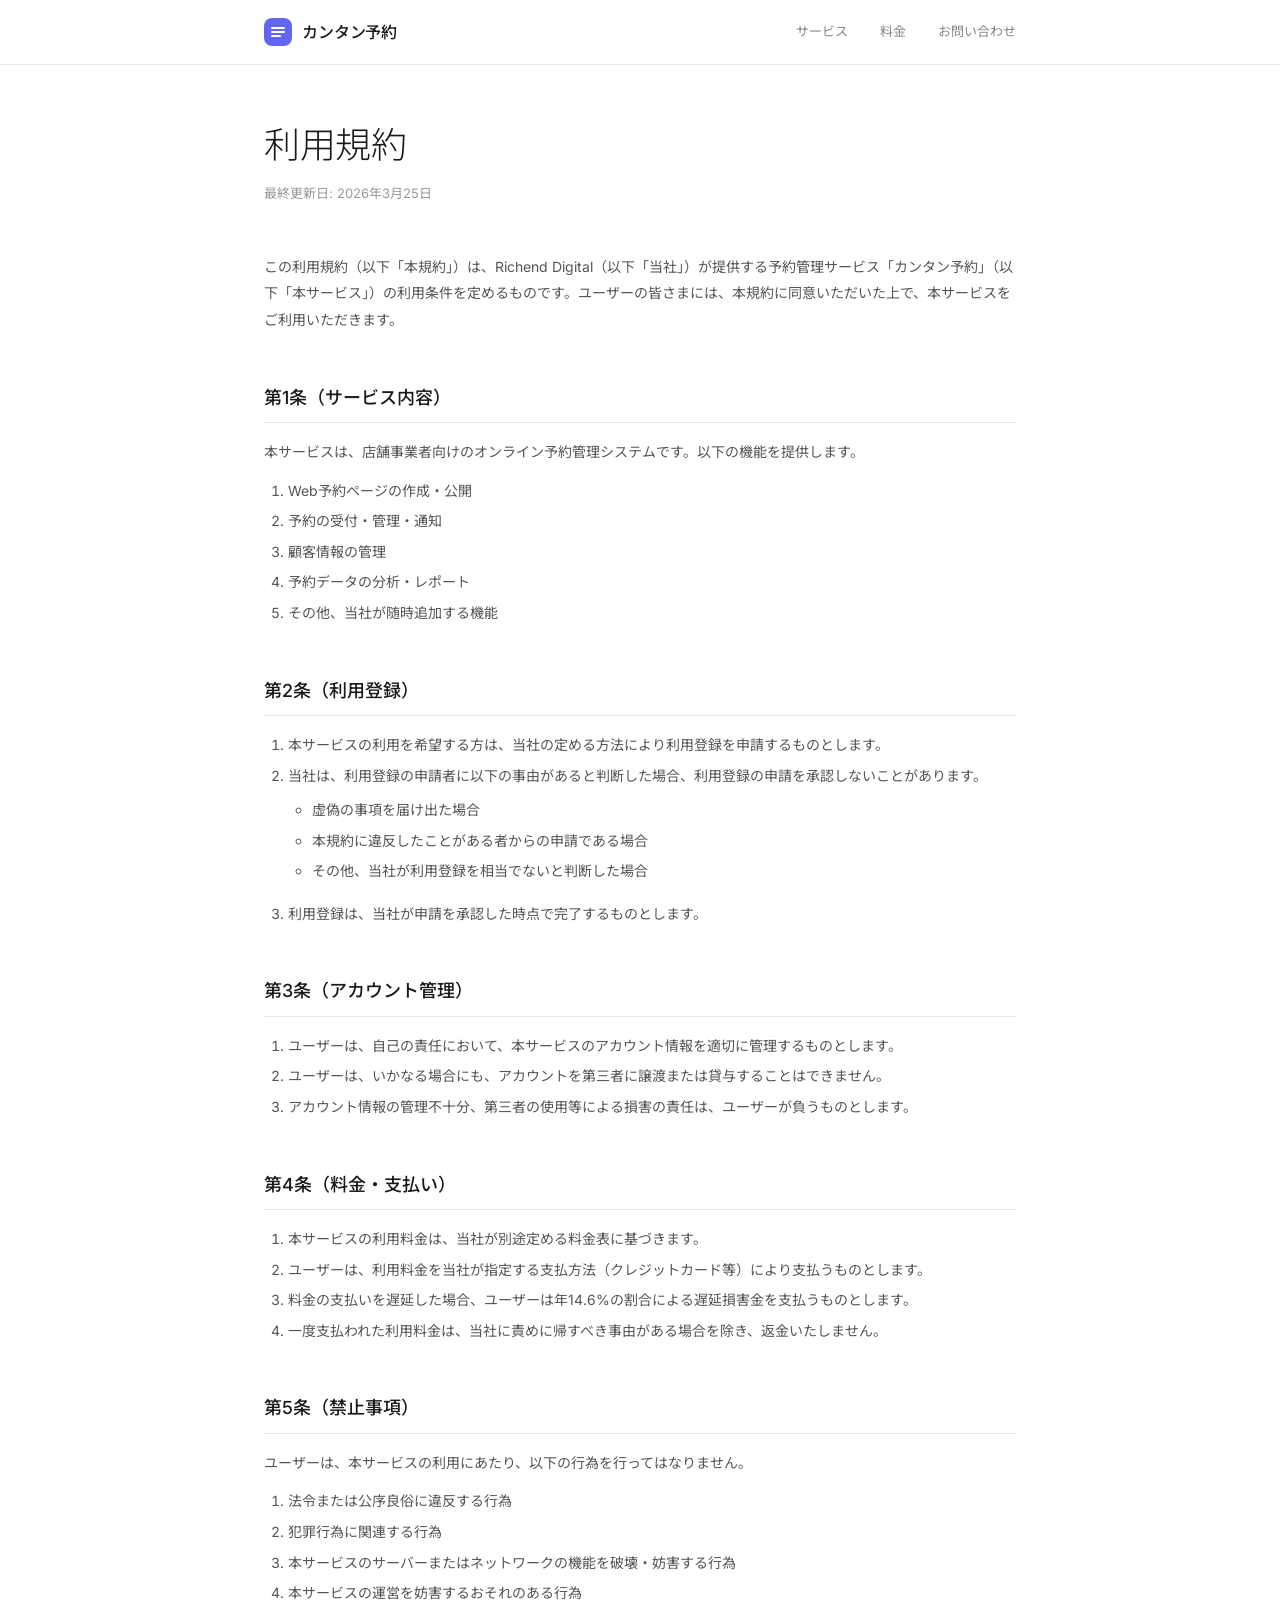
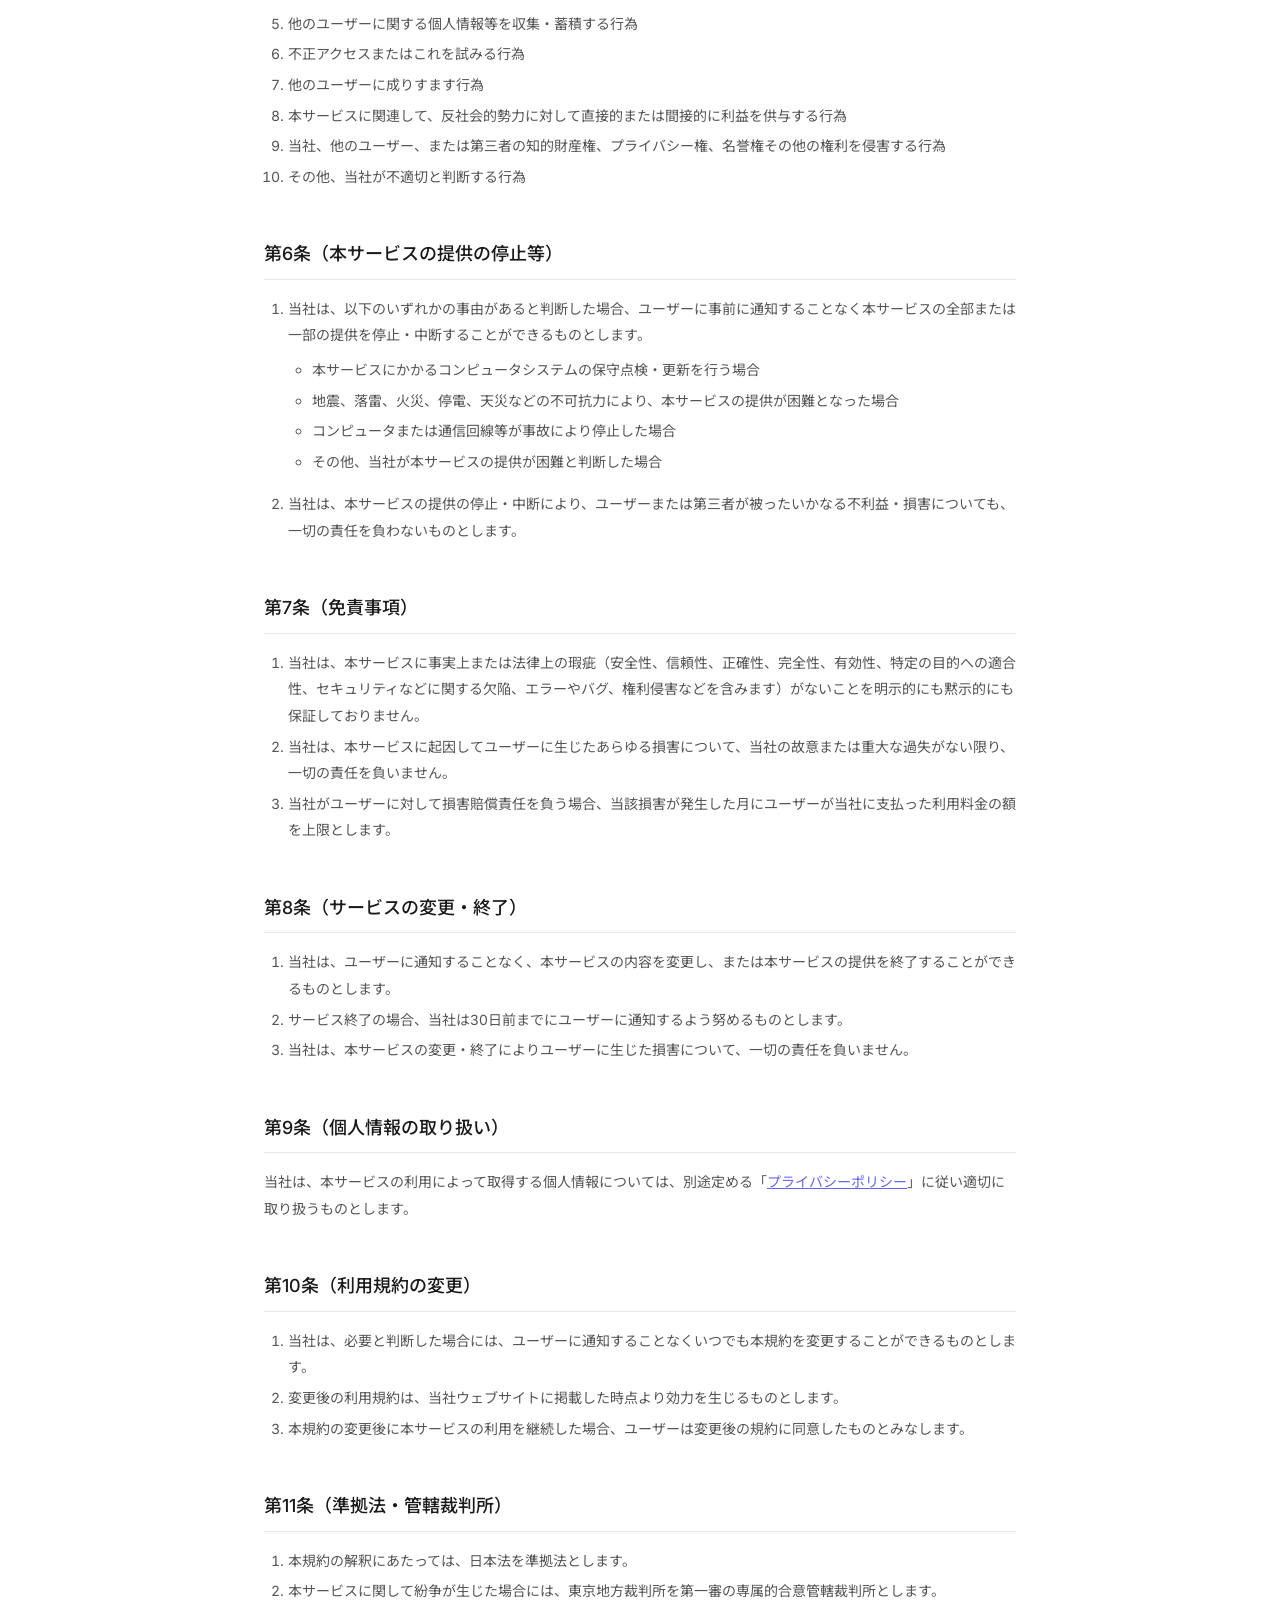
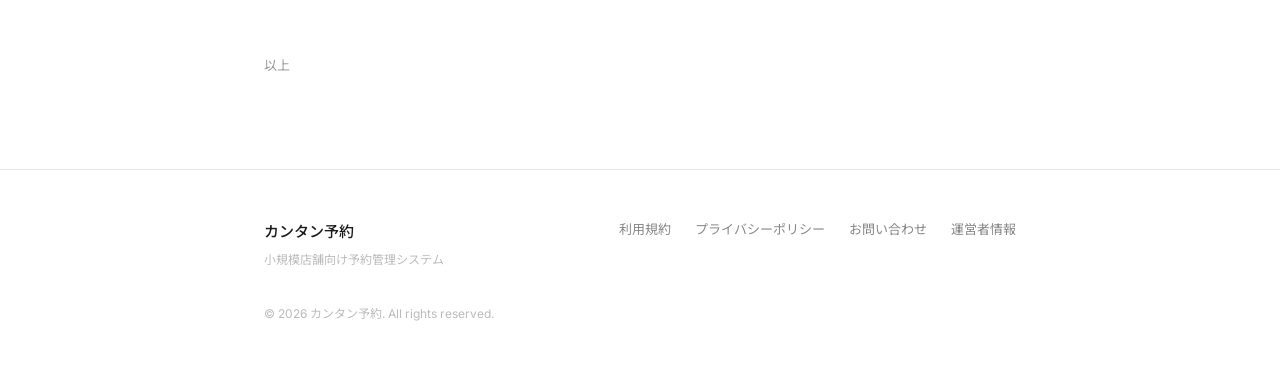
<file: terms.html>
<!DOCTYPE html>
<html lang="ja">
<head>
  <meta charset="UTF-8">
  <meta name="viewport" content="width=device-width, initial-scale=1.0">
  <title>利用規約 - カンタン予約</title>
  <meta name="description" content="カンタン予約の利用規約。サービスのご利用条件をご確認ください。">
  <link rel="preconnect" href="https://fonts.googleapis.com">
  <link rel="preconnect" href="https://fonts.gstatic.com" crossorigin>
  <link href="https://fonts.googleapis.com/css2?family=Inter:wght@300;400;500&family=Noto+Sans+JP:wght@300;400;500&display=swap" rel="stylesheet">
  <style>
    *, *::before, *::after { box-sizing: border-box; margin: 0; padding: 0; }
    html { scroll-behavior: smooth; }
    body {
      font-family: 'Inter', 'Noto Sans JP', -apple-system, BlinkMacSystemFont, sans-serif;
      color: #1a1a1a;
      background: #ffffff;
      line-height: 1.8;
      -webkit-font-smoothing: antialiased;
      -moz-osx-font-smoothing: grayscale;
    }

    /* Header */
    .lp-header {
      position: fixed; top: 0; left: 0; right: 0; z-index: 100;
      background: rgba(255,255,255,0.9);
      backdrop-filter: blur(12px); -webkit-backdrop-filter: blur(12px);
      border-bottom: 1px solid #e8e8e8;
    }
    .lp-header-inner {
      max-width: 800px; margin: 0 auto; padding: 0 24px;
      display: flex; align-items: center; justify-content: space-between; height: 64px;
    }
    .lp-logo { display: flex; align-items: center; gap: 10px; text-decoration: none; color: #1a1a1a; }
    .lp-logo-icon { width: 28px; height: 28px; }
    .lp-logo-text { font-size: 16px; font-weight: 500; letter-spacing: -0.01em; }
    .lp-nav { display: flex; align-items: center; gap: 32px; }
    .lp-nav a { font-size: 13px; font-weight: 400; color: #888; text-decoration: none; transition: color 0.2s ease; }
    .lp-nav a:hover { color: #1a1a1a; }

    /* Container */
    .lp-container { max-width: 800px; margin: 0 auto; padding: 0 24px; }

    /* Article */
    .article-hero { padding: 120px 0 48px; }
    .article-hero h1 {
      font-size: clamp(24px, 4vw, 36px); font-weight: 300;
      line-height: 1.4; letter-spacing: -0.01em; color: #1a1a1a;
    }
    .article-meta { font-size: 13px; color: #999; margin-top: 12px; }

    .article-body { padding: 0 0 80px; }
    .article-body h2 {
      font-size: 18px; font-weight: 500; color: #1a1a1a;
      margin: 48px 0 16px; padding-bottom: 8px; border-bottom: 1px solid #e8e8e8;
    }
    .article-body h3 { font-size: 15px; font-weight: 500; color: #1a1a1a; margin: 24px 0 8px; }
    .article-body p { font-size: 14px; color: #555; line-height: 1.9; margin-bottom: 12px; }
    .article-body ol, .article-body ul {
      font-size: 14px; color: #555; line-height: 1.9; margin: 8px 0 16px 24px;
    }
    .article-body li { margin-bottom: 4px; }

    /* Footer */
    .lp-footer { padding: 48px 0; border-top: 1px solid #e8e8e8; background: #ffffff; }
    .lp-footer-inner { display: flex; align-items: flex-start; justify-content: space-between; margin-bottom: 32px; flex-wrap: wrap; gap: 16px; }
    .lp-footer-brand { font-size: 15px; font-weight: 500; color: #1a1a1a; }
    .lp-footer-brand p { font-size: 12px; color: #bbb; font-weight: 400; margin-top: 4px; }
    .lp-footer-links { display: flex; gap: 24px; flex-wrap: wrap; }
    .lp-footer-links a { font-size: 13px; color: #888; text-decoration: none; transition: color 0.2s ease; }
    .lp-footer-links a:hover { color: #1a1a1a; }
    .lp-footer-bottom { font-size: 12px; color: #bbb; }

    @media (max-width: 768px) {
      .lp-nav { display: none; }
      .lp-footer-inner { flex-direction: column; }
      .lp-footer-links { flex-wrap: wrap; gap: 16px; }
    }
  </style>
</head>
<body>
  <header class="lp-header">
    <div class="lp-header-inner">
      <a href="index.html" class="lp-logo">
        <svg class="lp-logo-icon" width="28" height="28" viewBox="0 0 28 28" fill="none">
          <rect width="28" height="28" rx="8" fill="#6366f1"/>
          <path d="M8 10h12M8 14h12M8 18h8" stroke="white" stroke-width="2" stroke-linecap="round"/>
        </svg>
        <span class="lp-logo-text">カンタン予約</span>
      </a>
      <nav class="lp-nav">
        <a href="index.html#features">サービス</a>
        <a href="index.html#pricing">料金</a>
        <a href="contact.html">お問い合わせ</a>
      </nav>
    </div>
  </header>

  <div class="lp-container">
    <div class="article-hero">
      <h1>利用規約</h1>
      <p class="article-meta">最終更新日: 2026年3月25日</p>
    </div>

    <div class="article-body">
      <p>この利用規約（以下「本規約」）は、Richend Digital（以下「当社」）が提供する予約管理サービス「カンタン予約」（以下「本サービス」）の利用条件を定めるものです。ユーザーの皆さまには、本規約に同意いただいた上で、本サービスをご利用いただきます。</p>

      <h2>第1条（サービス内容）</h2>
      <p>本サービスは、店舗事業者向けのオンライン予約管理システムです。以下の機能を提供します。</p>
      <ol>
        <li>Web予約ページの作成・公開</li>
        <li>予約の受付・管理・通知</li>
        <li>顧客情報の管理</li>
        <li>予約データの分析・レポート</li>
        <li>その他、当社が随時追加する機能</li>
      </ol>

      <h2>第2条（利用登録）</h2>
      <ol>
        <li>本サービスの利用を希望する方は、当社の定める方法により利用登録を申請するものとします。</li>
        <li>当社は、利用登録の申請者に以下の事由があると判断した場合、利用登録の申請を承認しないことがあります。
          <ul>
            <li>虚偽の事項を届け出た場合</li>
            <li>本規約に違反したことがある者からの申請である場合</li>
            <li>その他、当社が利用登録を相当でないと判断した場合</li>
          </ul>
        </li>
        <li>利用登録は、当社が申請を承認した時点で完了するものとします。</li>
      </ol>

      <h2>第3条（アカウント管理）</h2>
      <ol>
        <li>ユーザーは、自己の責任において、本サービスのアカウント情報を適切に管理するものとします。</li>
        <li>ユーザーは、いかなる場合にも、アカウントを第三者に譲渡または貸与することはできません。</li>
        <li>アカウント情報の管理不十分、第三者の使用等による損害の責任は、ユーザーが負うものとします。</li>
      </ol>

      <h2>第4条（料金・支払い）</h2>
      <ol>
        <li>本サービスの利用料金は、当社が別途定める料金表に基づきます。</li>
        <li>ユーザーは、利用料金を当社が指定する支払方法（クレジットカード等）により支払うものとします。</li>
        <li>料金の支払いを遅延した場合、ユーザーは年14.6%の割合による遅延損害金を支払うものとします。</li>
        <li>一度支払われた利用料金は、当社に責めに帰すべき事由がある場合を除き、返金いたしません。</li>
      </ol>

      <h2>第5条（禁止事項）</h2>
      <p>ユーザーは、本サービスの利用にあたり、以下の行為を行ってはなりません。</p>
      <ol>
        <li>法令または公序良俗に違反する行為</li>
        <li>犯罪行為に関連する行為</li>
        <li>本サービスのサーバーまたはネットワークの機能を破壊・妨害する行為</li>
        <li>本サービスの運営を妨害するおそれのある行為</li>
        <li>他のユーザーに関する個人情報等を収集・蓄積する行為</li>
        <li>不正アクセスまたはこれを試みる行為</li>
        <li>他のユーザーに成りすます行為</li>
        <li>本サービスに関連して、反社会的勢力に対して直接的または間接的に利益を供与する行為</li>
        <li>当社、他のユーザー、または第三者の知的財産権、プライバシー権、名誉権その他の権利を侵害する行為</li>
        <li>その他、当社が不適切と判断する行為</li>
      </ol>

      <h2>第6条（本サービスの提供の停止等）</h2>
      <ol>
        <li>当社は、以下のいずれかの事由があると判断した場合、ユーザーに事前に通知することなく本サービスの全部または一部の提供を停止・中断することができるものとします。
          <ul>
            <li>本サービスにかかるコンピュータシステムの保守点検・更新を行う場合</li>
            <li>地震、落雷、火災、停電、天災などの不可抗力により、本サービスの提供が困難となった場合</li>
            <li>コンピュータまたは通信回線等が事故により停止した場合</li>
            <li>その他、当社が本サービスの提供が困難と判断した場合</li>
          </ul>
        </li>
        <li>当社は、本サービスの提供の停止・中断により、ユーザーまたは第三者が被ったいかなる不利益・損害についても、一切の責任を負わないものとします。</li>
      </ol>

      <h2>第7条（免責事項）</h2>
      <ol>
        <li>当社は、本サービスに事実上または法律上の瑕疵（安全性、信頼性、正確性、完全性、有効性、特定の目的への適合性、セキュリティなどに関する欠陥、エラーやバグ、権利侵害などを含みます）がないことを明示的にも黙示的にも保証しておりません。</li>
        <li>当社は、本サービスに起因してユーザーに生じたあらゆる損害について、当社の故意または重大な過失がない限り、一切の責任を負いません。</li>
        <li>当社がユーザーに対して損害賠償責任を負う場合、当該損害が発生した月にユーザーが当社に支払った利用料金の額を上限とします。</li>
      </ol>

      <h2>第8条（サービスの変更・終了）</h2>
      <ol>
        <li>当社は、ユーザーに通知することなく、本サービスの内容を変更し、または本サービスの提供を終了することができるものとします。</li>
        <li>サービス終了の場合、当社は30日前までにユーザーに通知するよう努めるものとします。</li>
        <li>当社は、本サービスの変更・終了によりユーザーに生じた損害について、一切の責任を負いません。</li>
      </ol>

      <h2>第9条（個人情報の取り扱い）</h2>
      <p>当社は、本サービスの利用によって取得する個人情報については、別途定める「<a href="privacy.html" style="color: #6366f1;">プライバシーポリシー</a>」に従い適切に取り扱うものとします。</p>

      <h2>第10条（利用規約の変更）</h2>
      <ol>
        <li>当社は、必要と判断した場合には、ユーザーに通知することなくいつでも本規約を変更することができるものとします。</li>
        <li>変更後の利用規約は、当社ウェブサイトに掲載した時点より効力を生じるものとします。</li>
        <li>本規約の変更後に本サービスの利用を継続した場合、ユーザーは変更後の規約に同意したものとみなします。</li>
      </ol>

      <h2>第11条（準拠法・管轄裁判所）</h2>
      <ol>
        <li>本規約の解釈にあたっては、日本法を準拠法とします。</li>
        <li>本サービスに関して紛争が生じた場合には、東京地方裁判所を第一審の専属的合意管轄裁判所とします。</li>
      </ol>

      <p style="margin-top: 48px; color: #999; font-size: 13px;">以上</p>
    </div>
  </div>

  <footer class="lp-footer">
    <div class="lp-container">
      <div class="lp-footer-inner">
        <div class="lp-footer-brand">
          カンタン予約
          <p>小規模店舗向け予約管理システム</p>
        </div>
        <div class="lp-footer-links">
          <a href="terms.html">利用規約</a>
          <a href="privacy.html">プライバシーポリシー</a>
          <a href="contact.html">お問い合わせ</a>
          <a href="company.html">運営者情報</a>
        </div>
      </div>
      <div class="lp-footer-bottom">
        <p>&copy; 2026 カンタン予約. All rights reserved.</p>
      </div>
    </div>
  </footer>
</body>
</html>
</file>
